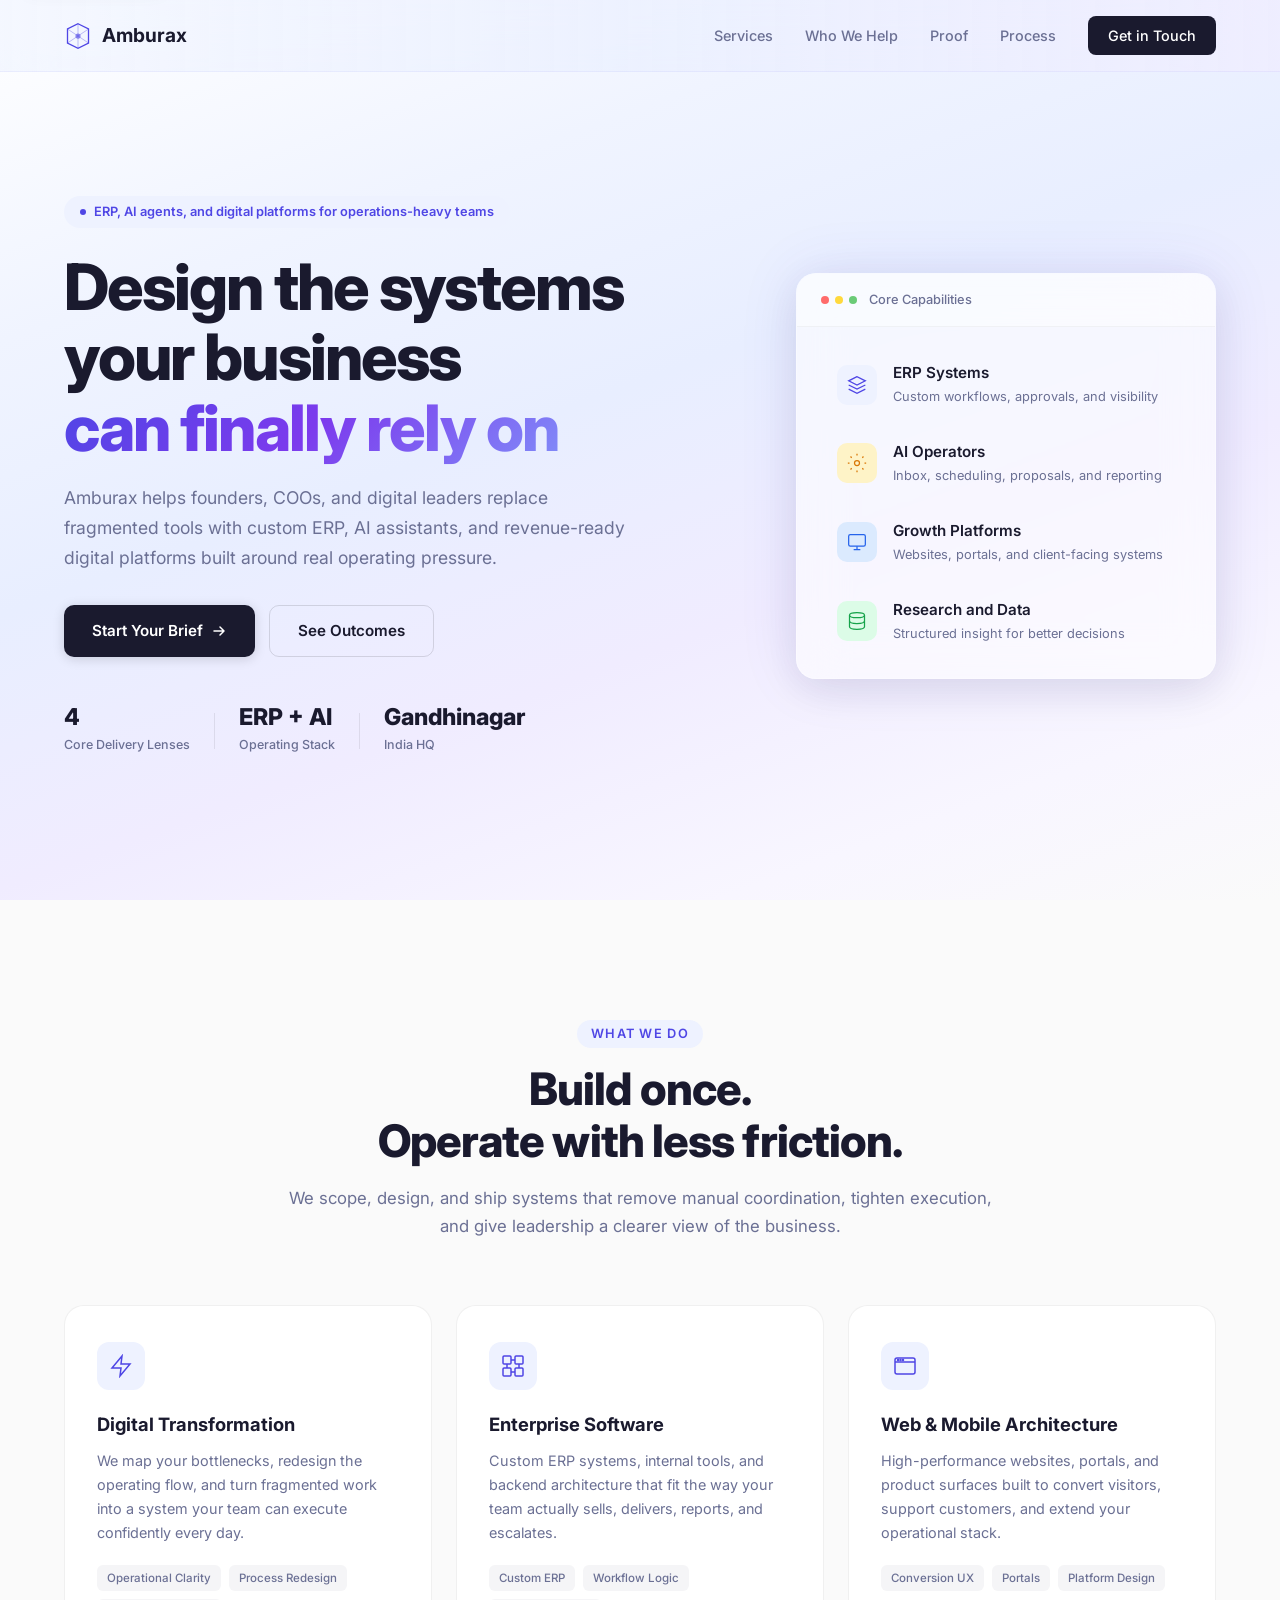
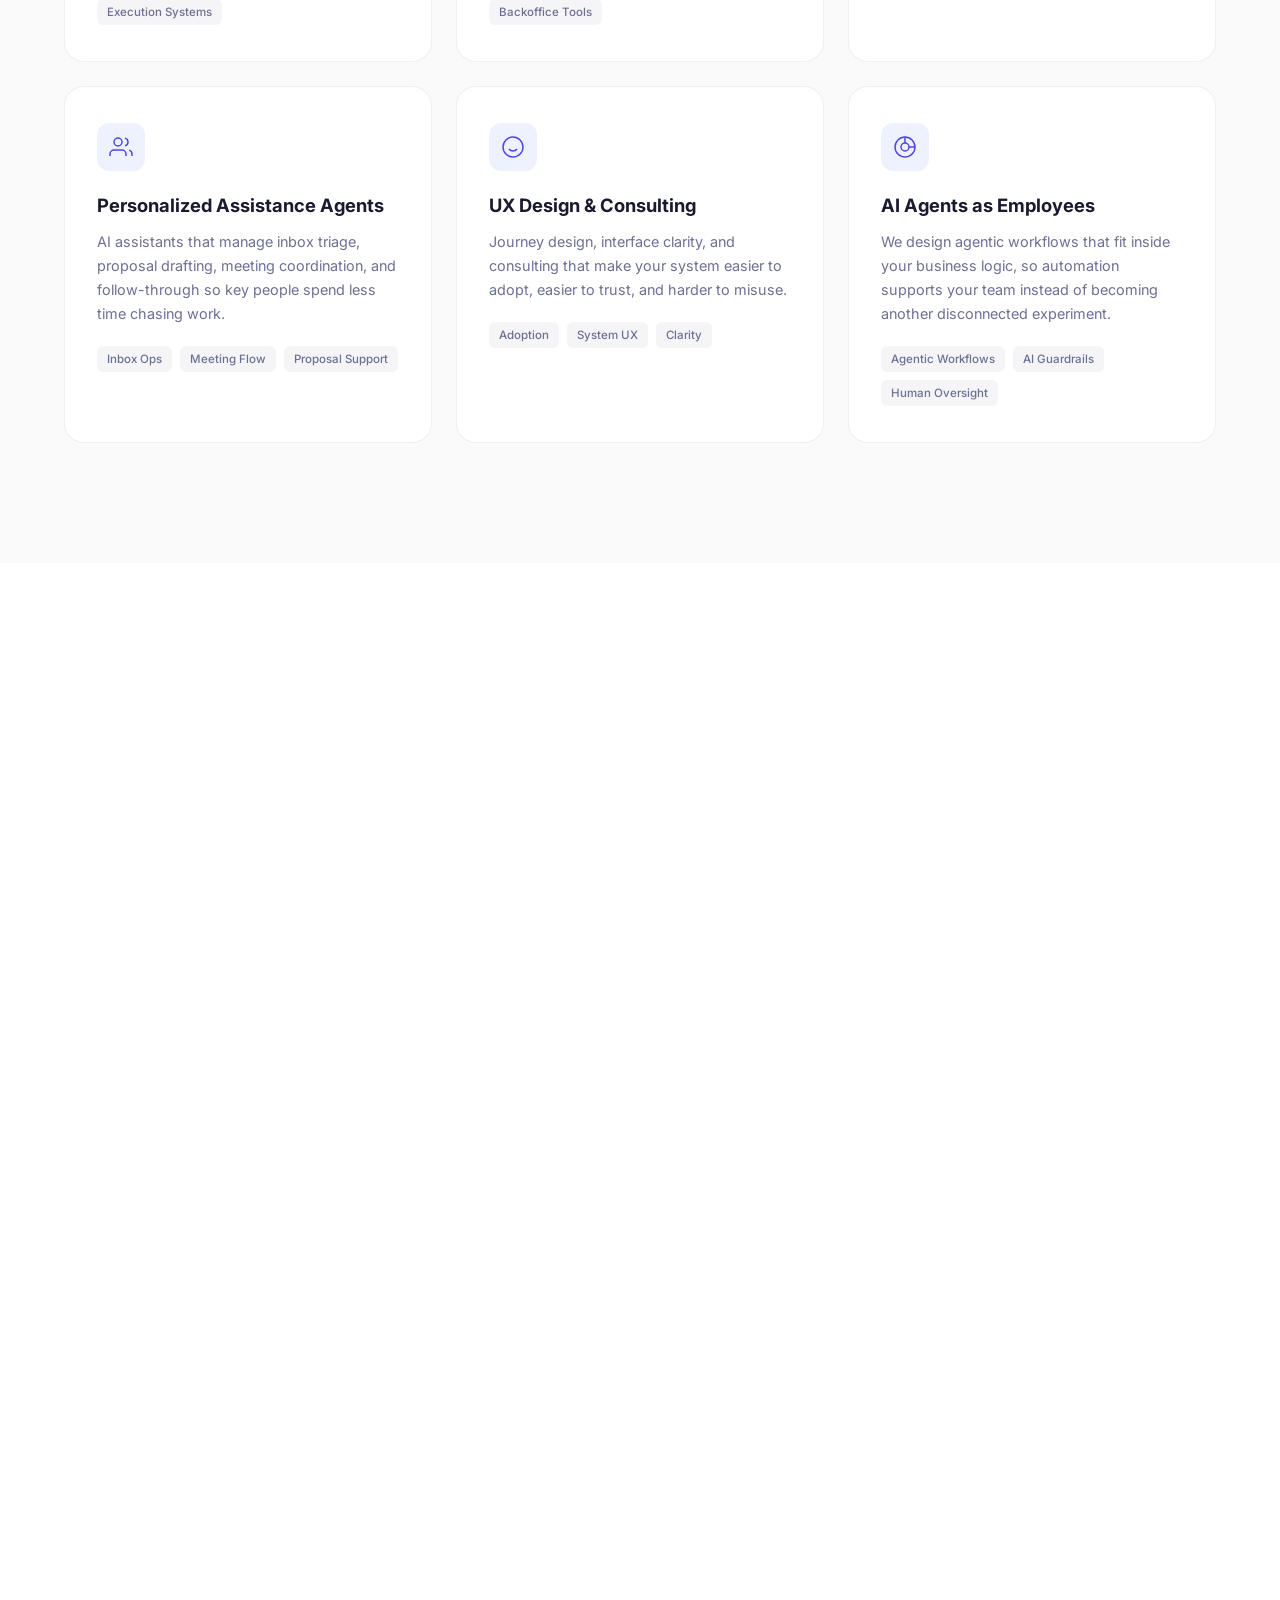
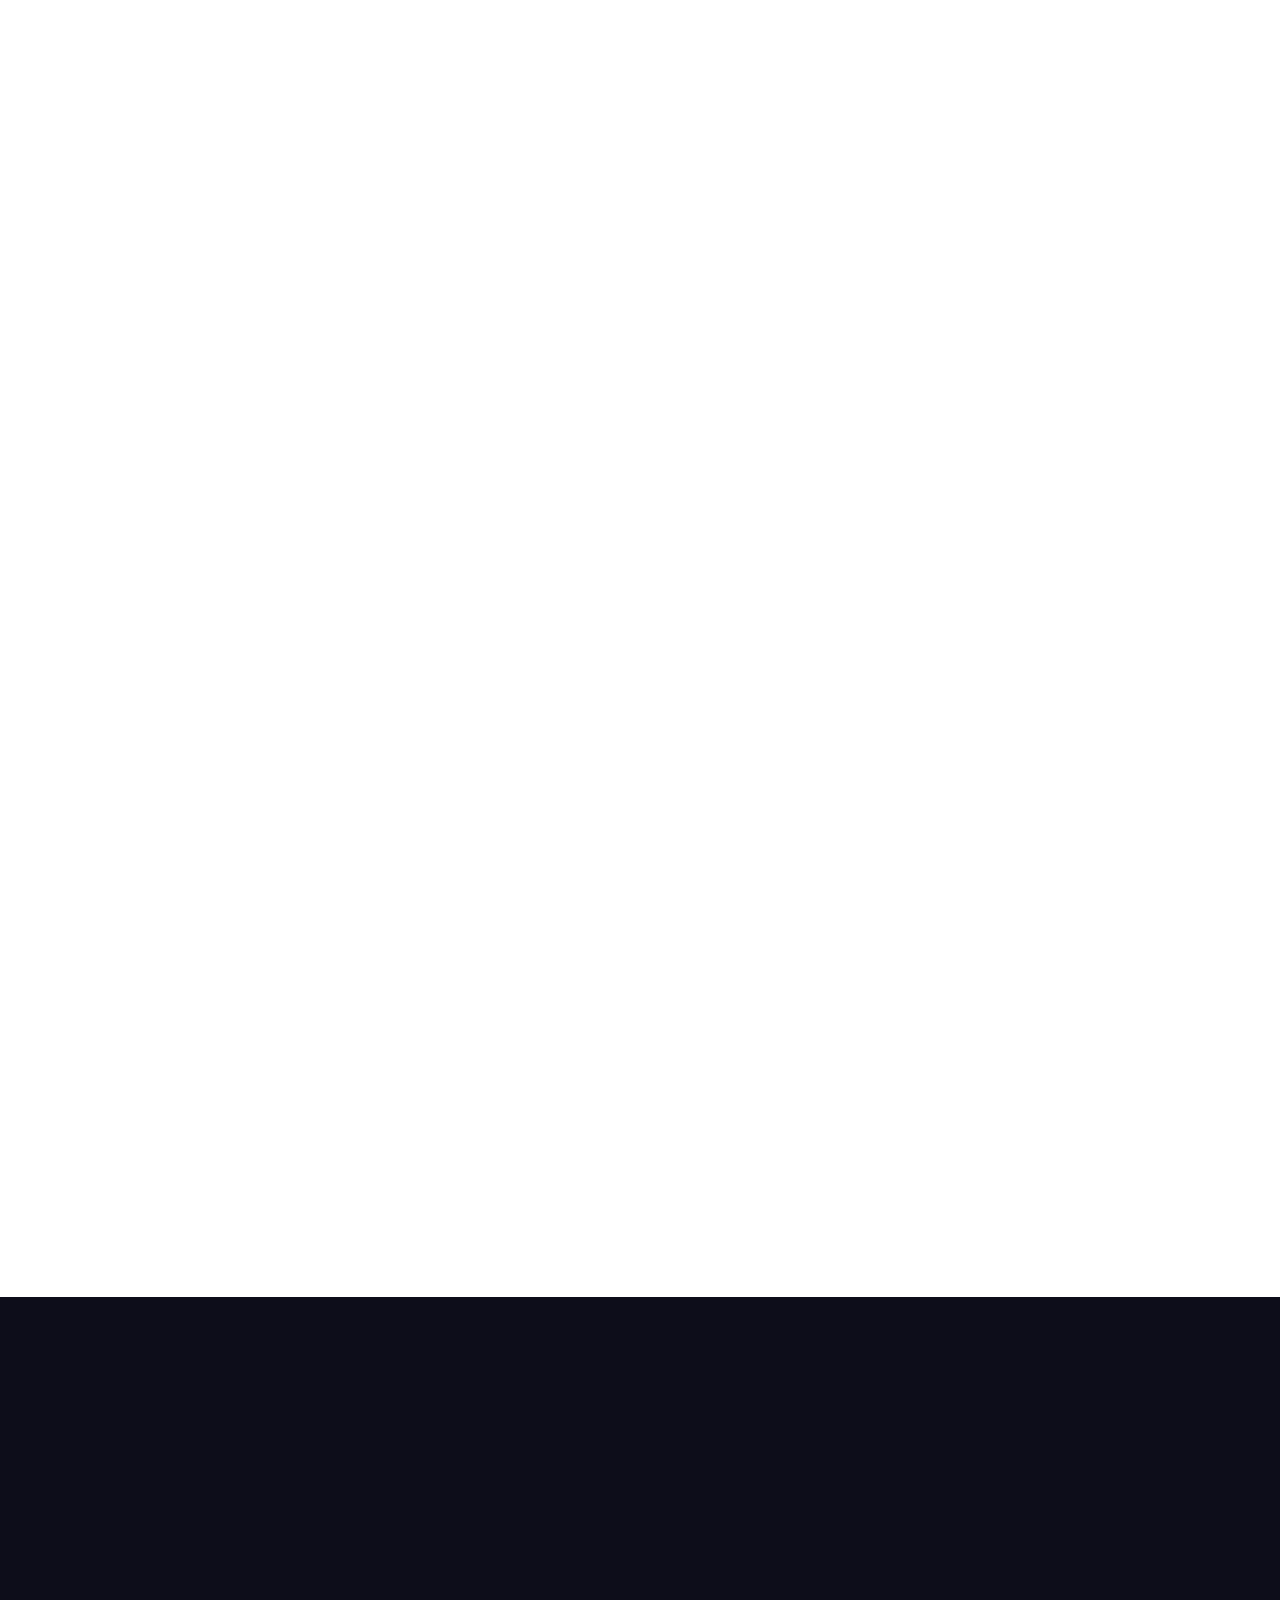
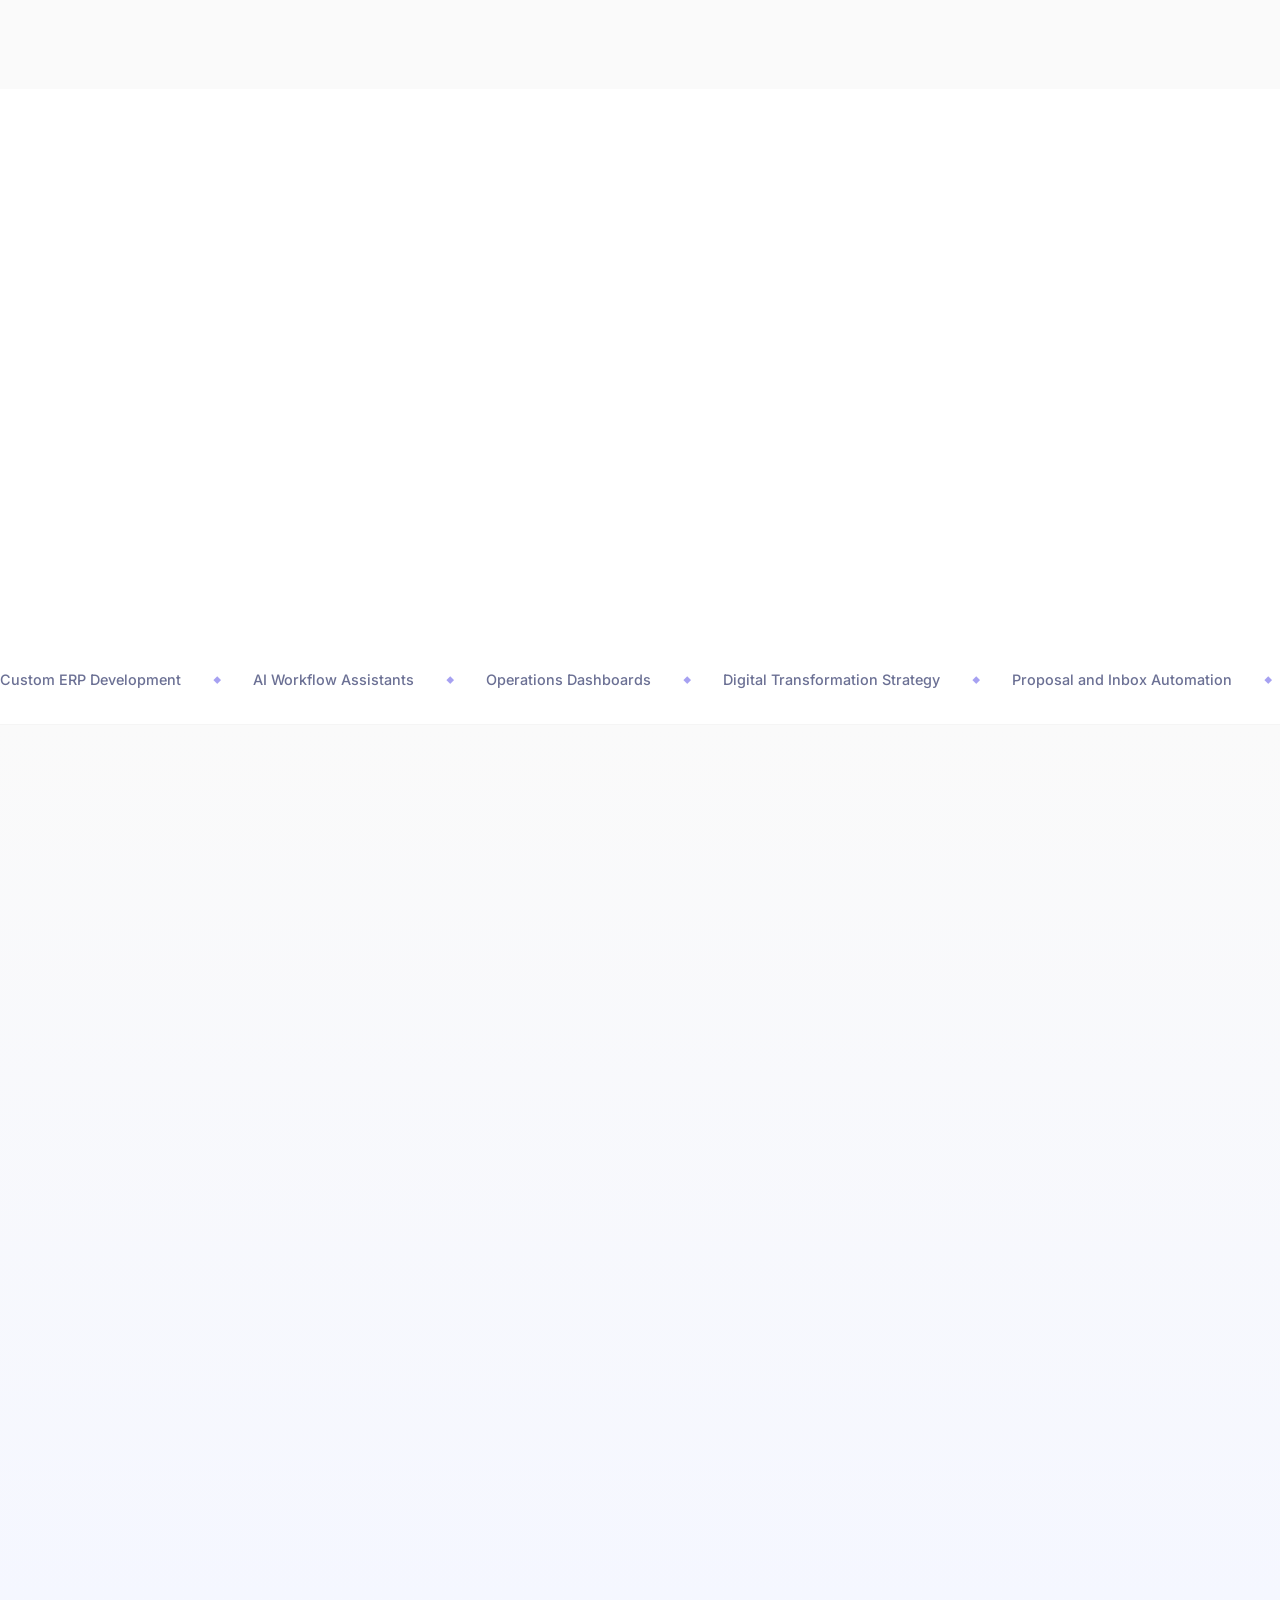
<file: index.html>
<!DOCTYPE html>
<html lang="en">
<head>
    <meta charset="UTF-8">
    <meta name="viewport" content="width=device-width, initial-scale=1.0">
    <meta name="description" content="Amburax builds custom ERP systems, AI assistants, and digital platforms for operations-heavy teams that need less friction, clearer visibility, and stronger growth systems.">
    <meta name="keywords" content="Amburax, custom ERP development, AI agents for business, digital transformation consulting, enterprise software development, web platform engineering, Gandhinagar software company">
    <meta name="author" content="Amburax">
    <meta name="robots" content="index, follow">
    <meta name="theme-color" content="#4f46e5">
    <meta name="application-name" content="Amburax">
    <meta name="geo.region" content="IN-GJ">
    <meta name="geo.placename" content="Gandhinagar, Gujarat, India">
    <link rel="canonical" href="https://www.amburax.com/">
    <meta property="og:type" content="website">
    <meta property="og:title" content="Amburax | Custom ERP, AI Agents, and Digital Platforms">
    <meta property="og:description" content="Amburax helps founders, COOs, and digital leaders replace fragmented operations with custom ERP, AI assistants, and conversion-ready digital platforms.">
    <meta property="og:url" content="https://www.amburax.com/">
    <meta property="og:site_name" content="Amburax">
    <meta property="og:image" content="https://www.amburax.com/og-image.svg">
    <meta property="og:image:width" content="1200">
    <meta property="og:image:height" content="630">
    <meta property="og:locale" content="en_IN">
    <meta name="twitter:card" content="summary_large_image">
    <meta name="twitter:title" content="Amburax | Custom ERP, AI Agents, and Digital Platforms">
    <meta name="twitter:description" content="Custom ERP, AI operators, and digital platforms designed to reduce operational friction and increase execution speed.">
    <meta name="twitter:image" content="https://www.amburax.com/og-image.svg">
    <title>Amburax | Custom ERP, AI Agents, and Digital Platforms</title>
    <script>document.documentElement.dataset.js = 'true';</script>
    <link rel="preconnect" href="https://fonts.googleapis.com">
    <link rel="preconnect" href="https://fonts.gstatic.com" crossorigin>
    <link href="https://fonts.googleapis.com/css2?family=Inter:wght@300;400;500;600;700;800&display=swap" rel="stylesheet">
    <link rel="icon" type="image/svg+xml" href="favicon.svg">
    <link rel="manifest" href="site.webmanifest">
    <link rel="stylesheet" href="css/base.css">
    <link rel="stylesheet" href="css/sections.css">
    <link rel="stylesheet" href="css/performance.css">
    <link rel="stylesheet" href="css/responsive.css">
    <script type="application/ld+json">
    {
      "@context": "https://schema.org",
      "@graph": [
        {
          "@type": "ProfessionalService",
          "@id": "https://www.amburax.com/#organization",
          "name": "Amburax",
          "url": "https://www.amburax.com/",
          "logo": "https://www.amburax.com/favicon.svg",
          "image": "https://www.amburax.com/og-image.svg",
          "description": "Amburax builds custom ERP systems, AI assistants, and digital platforms for operations-heavy teams.",
          "dateModified": "2026-09-05",
          "email": "hello@amburax.com",
          "address": {
            "@type": "PostalAddress",
            "addressLocality": "Gandhinagar",
            "addressRegion": "Gujarat",
            "addressCountry": "IN"
          },
          "areaServed": [
            "Gandhinagar",
            "Gujarat",
            "India"
          ],
          "sameAs": [
            "https://www.linkedin.com/company/amburax",
            "https://www.amburax.com"
          ],
          "knowsAbout": [
            "Custom ERP development",
            "AI automation",
            "Autonomous agents",
            "Digital transformation",
            "Web platform engineering",
            "Operations software"
          ]
        },
        {
          "@type": "FAQPage",
          "@id": "https://www.amburax.com/#faq",
          "mainEntity": [
            {
              "@type": "Question",
              "name": "What does Amburax build?",
              "acceptedAnswer": {
                "@type": "Answer",
                "text": "Amburax designs custom ERP systems, AI assistants, operational dashboards, websites, portals, and digital platforms for teams that need clearer execution and less manual coordination."
              }
            },
            {
              "@type": "Question",
              "name": "Who is Amburax best suited for?",
              "acceptedAnswer": {
                "@type": "Answer",
                "text": "Amburax is best suited for founders, COOs, operations leaders, and business teams that are outgrowing spreadsheets, disconnected tools, and manual handoffs."
              }
            },
            {
              "@type": "Question",
              "name": "Is Amburax based in India?",
              "acceptedAnswer": {
                "@type": "Answer",
                "text": "Yes. Amburax is headquartered in Gandhinagar, Gujarat, India."
              }
            },
            {
              "@type": "Question",
              "name": "How do new projects usually start?",
              "acceptedAnswer": {
                "@type": "Answer",
                "text": "Projects usually begin with a discovery conversation, a review of operational friction points, and a scoped recommendation covering architecture, delivery phases, and likely automation opportunities."
              }
            }
          ]
        }
      ]
    }
    </script>
</head>
<body>
    <a href="#main-content" class="skip-link">Skip to content</a>

    <nav class="navbar" id="navbar" aria-label="Primary">
        <div class="nav-container">
            <a href="#" class="nav-logo" id="nav-logo">
                <svg class="logo-icon" viewBox="0 0 32 32" fill="none" xmlns="http://www.w3.org/2000/svg">
                    <path d="M16 2L28 8V24L16 30L4 24V8L16 2Z" stroke="currentColor" stroke-width="1.5" fill="none"/>
                    <path d="M16 2L16 30" stroke="currentColor" stroke-width="1" opacity="0.4"/>
                    <path d="M4 8L28 24" stroke="currentColor" stroke-width="1" opacity="0.4"/>
                    <path d="M28 8L4 24" stroke="currentColor" stroke-width="1" opacity="0.4"/>
                    <circle cx="16" cy="16" r="3" fill="currentColor" opacity="0.6"/>
                </svg>
                <span>Amburax</span>
            </a>
            <div class="nav-links" id="nav-links">
                <a href="#services" class="nav-link">Services</a>
                <a href="#focus" class="nav-link">Who We Help</a>
                <a href="#proof" class="nav-link">Proof</a>
                <a href="#process" class="nav-link">Process</a>
                <a href="#contact" class="nav-link nav-link-cta" data-track="cta_click" data-track-location="nav" data-track-label="get_in_touch">Get in Touch</a>
            </div>
            <button class="nav-toggle" id="nav-toggle" aria-label="Toggle navigation" aria-controls="nav-links" aria-expanded="false">
                <span></span>
                <span></span>
                <span></span>
            </button>
        </div>
    </nav>

    <main id="main-content">
        <section class="hero" id="hero">
            <div class="hero-gradient-layer"></div>
            <canvas id="hero-canvas" class="hero-canvas" aria-hidden="true"></canvas>

            <div class="hero-content">
                <div class="hero-left">
                    <div class="hero-badge">
                        <span class="badge-dot"></span>
                        <span>ERP, AI agents, and digital platforms for operations-heavy teams</span>
                    </div>
                    <h1 class="hero-headline" id="hero-headline">
                        Design the systems your business<br>
                        <span class="headline-gradient">can finally rely on</span>
                    </h1>
                    <p class="hero-subtext">
                        Amburax helps founders, COOs, and digital leaders replace fragmented tools with custom ERP, AI assistants, and revenue-ready digital platforms built around real operating pressure.
                    </p>
                    <div class="hero-buttons">
                        <a href="#contact" class="btn btn-primary" id="btn-get-started" data-track="cta_click" data-track-location="hero" data-track-label="start_brief">
                            <span>Start Your Brief</span>
                            <svg width="16" height="16" viewBox="0 0 16 16" fill="none">
                                <path d="M3 8H13M13 8L9 4M13 8L9 12" stroke="currentColor" stroke-width="1.5" stroke-linecap="round" stroke-linejoin="round"/>
                            </svg>
                        </a>
                        <a href="#proof" class="btn btn-secondary" id="btn-solutions" data-track="cta_click" data-track-location="hero" data-track-label="see_outcomes">
                            <span>See Outcomes</span>
                        </a>
                    </div>
                    <div class="hero-metrics">
                        <div class="metric">
                            <span class="metric-value">4</span>
                            <span class="metric-label">Core Delivery Lenses</span>
                        </div>
                        <div class="metric-divider"></div>
                        <div class="metric">
                            <span class="metric-value">ERP + AI</span>
                            <span class="metric-label">Operating Stack</span>
                        </div>
                        <div class="metric-divider"></div>
                        <div class="metric">
                            <span class="metric-value">Gandhinagar</span>
                            <span class="metric-label">India HQ</span>
                        </div>
                    </div>
                </div>
                <div class="hero-right">
                    <div class="glass-card" id="glass-card">
                        <div class="glass-card-header">
                            <div class="glass-dots">
                                <span></span><span></span><span></span>
                            </div>
                            <span class="glass-card-title">Core Capabilities</span>
                        </div>
                        <div class="glass-card-body">
                            <div class="capability-item">
                                <div class="capability-icon">
                                    <svg viewBox="0 0 24 24" fill="none" stroke="currentColor" stroke-width="1.5">
                                        <path d="M12 2L2 7L12 12L22 7L12 2Z"/>
                                        <path d="M2 17L12 22L22 17"/>
                                        <path d="M2 12L12 17L22 12"/>
                                    </svg>
                                </div>
                                <div>
                                    <h4>ERP Systems</h4>
                                    <p>Custom workflows, approvals, and visibility</p>
                                </div>
                            </div>
                            <div class="capability-item">
                                <div class="capability-icon icon-ai">
                                    <svg viewBox="0 0 24 24" fill="none" stroke="currentColor" stroke-width="1.5">
                                        <circle cx="12" cy="12" r="3"/>
                                        <path d="M12 1V3M12 21V23M4.22 4.22L5.64 5.64M18.36 18.36L19.78 19.78M1 12H3M21 12H23M4.22 19.78L5.64 18.36M18.36 5.64L19.78 4.22"/>
                                    </svg>
                                </div>
                                <div>
                                    <h4>AI Operators</h4>
                                    <p>Inbox, scheduling, proposals, and reporting</p>
                                </div>
                            </div>
                            <div class="capability-item">
                                <div class="capability-icon icon-platform">
                                    <svg viewBox="0 0 24 24" fill="none" stroke="currentColor" stroke-width="1.5">
                                        <rect x="2" y="3" width="20" height="14" rx="2"/>
                                        <path d="M8 21H16M12 17V21"/>
                                    </svg>
                                </div>
                                <div>
                                    <h4>Growth Platforms</h4>
                                    <p>Websites, portals, and client-facing systems</p>
                                </div>
                            </div>
                            <div class="capability-item">
                                <div class="capability-icon icon-data">
                                    <svg viewBox="0 0 24 24" fill="none" stroke="currentColor" stroke-width="1.5">
                                        <ellipse cx="12" cy="5" rx="9" ry="3"/>
                                        <path d="M21 12C21 13.66 17 15 12 15C7 15 3 13.66 3 12"/>
                                        <path d="M3 5V19C3 20.66 7 22 12 22C17 22 21 20.66 21 19V5"/>
                                    </svg>
                                </div>
                                <div>
                                    <h4>Research and Data</h4>
                                    <p>Structured insight for better decisions</p>
                                </div>
                            </div>
                        </div>
                    </div>
                </div>
            </div>
        </section>

        <section class="section services-section" id="services">
            <div class="container">
                <div class="section-header" data-reveal>
                    <span class="section-label">What We Do</span>
                    <h2 class="section-title">Build once.<br>Operate with less friction.</h2>
                    <p class="section-subtitle">We scope, design, and ship systems that remove manual coordination, tighten execution, and give leadership a clearer view of the business.</p>
                </div>
                <div class="services-grid" id="services-grid">
                    <div class="service-card" id="service-transform" data-reveal data-contained data-service-card>
                        <div class="service-card-glow"></div>
                        <div class="service-icon">
                            <svg viewBox="0 0 24 24" fill="none" stroke="currentColor" stroke-width="1.5">
                                <path d="M13 2L3 14H12L11 22L21 10H12L13 2Z"/>
                            </svg>
                        </div>
                        <h3>Digital Transformation</h3>
                        <p>We map your bottlenecks, redesign the operating flow, and turn fragmented work into a system your team can execute confidently every day.</p>
                        <div class="service-tags">
                            <span>Operational Clarity</span>
                            <span>Process Redesign</span>
                            <span>Execution Systems</span>
                        </div>
                    </div>
                    <div class="service-card" id="service-erp" data-reveal data-contained data-service-card>
                        <div class="service-card-glow"></div>
                        <div class="service-icon">
                            <svg viewBox="0 0 24 24" fill="none" stroke="currentColor" stroke-width="1.5">
                                <rect x="2" y="2" width="8" height="8" rx="1"/>
                                <rect x="14" y="2" width="8" height="8" rx="1"/>
                                <rect x="2" y="14" width="8" height="8" rx="1"/>
                                <rect x="14" y="14" width="8" height="8" rx="1"/>
                                <path d="M10 6H14M6 10V14M18 10V14M10 18H14"/>
                            </svg>
                        </div>
                        <h3>Enterprise Software</h3>
                        <p>Custom ERP systems, internal tools, and backend architecture that fit the way your team actually sells, delivers, reports, and escalates.</p>
                        <div class="service-tags">
                            <span>Custom ERP</span>
                            <span>Workflow Logic</span>
                            <span>Backoffice Tools</span>
                        </div>
                    </div>
                    <div class="service-card" id="service-web" data-reveal data-contained data-service-card>
                        <div class="service-card-glow"></div>
                        <div class="service-icon">
                            <svg viewBox="0 0 24 24" fill="none" stroke="currentColor" stroke-width="1.5">
                                <path d="M4 4H20C21.1 4 22 4.9 22 6V18C22 19.1 21.1 20 20 20H4C2.9 20 2 19.1 2 18V6C2 4.9 2.9 4 4 4Z"/>
                                <path d="M2 8H22"/>
                                <circle cx="5" cy="6" r="0.5" fill="currentColor"/>
                                <circle cx="7.5" cy="6" r="0.5" fill="currentColor"/>
                                <circle cx="10" cy="6" r="0.5" fill="currentColor"/>
                            </svg>
                        </div>
                        <h3>Web & Mobile Architecture</h3>
                        <p>High-performance websites, portals, and product surfaces built to convert visitors, support customers, and extend your operational stack.</p>
                        <div class="service-tags">
                            <span>Conversion UX</span>
                            <span>Portals</span>
                            <span>Platform Design</span>
                        </div>
                    </div>
                    <div class="service-card" id="service-agents" data-reveal data-contained data-service-card>
                        <div class="service-card-glow"></div>
                        <div class="service-icon">
                            <svg viewBox="0 0 24 24" fill="none" stroke="currentColor" stroke-width="1.5">
                                <path d="M17 21V19A4 4 0 0 0 13 15H5A4 4 0 0 0 1 19V21"/>
                                <circle cx="9" cy="7" r="4"/>
                                <path d="M23 21V19A4 4 0 0 0 20 15.13"/>
                                <path d="M16 3.13A4 4 0 0 1 16 10.87"/>
                            </svg>
                        </div>
                        <h3>Personalized Assistance Agents</h3>
                        <p>AI assistants that manage inbox triage, proposal drafting, meeting coordination, and follow-through so key people spend less time chasing work.</p>
                        <div class="service-tags">
                            <span>Inbox Ops</span>
                            <span>Meeting Flow</span>
                            <span>Proposal Support</span>
                        </div>
                    </div>
                    <div class="service-card" id="service-ux" data-reveal data-contained data-service-card>
                        <div class="service-card-glow"></div>
                        <div class="service-icon">
                            <svg viewBox="0 0 24 24" fill="none" stroke="currentColor" stroke-width="1.5">
                                <circle cx="12" cy="12" r="10"/>
                                <path d="M8 14S9.5 16 12 16S16 14 16 14"/>
                                <line x1="9" y1="9" x2="9.01" y2="9"/>
                                <line x1="15" y1="9" x2="15.01" y2="9"/>
                            </svg>
                        </div>
                        <h3>UX Design & Consulting</h3>
                        <p>Journey design, interface clarity, and consulting that make your system easier to adopt, easier to trust, and harder to misuse.</p>
                        <div class="service-tags">
                            <span>Adoption</span>
                            <span>System UX</span>
                            <span>Clarity</span>
                        </div>
                    </div>
                    <div class="service-card" id="service-ai" data-reveal data-contained data-service-card>
                        <div class="service-card-glow"></div>
                        <div class="service-icon">
                            <svg viewBox="0 0 24 24" fill="none" stroke="currentColor" stroke-width="1.5">
                                <path d="M12 2A10 10 0 1 0 22 12"/>
                                <path d="M12 2A10 10 0 0 1 22 12"/>
                                <circle cx="12" cy="12" r="4"/>
                                <path d="M12 8V2M16 12H22"/>
                            </svg>
                        </div>
                        <h3>AI Agents as Employees</h3>
                        <p>We design agentic workflows that fit inside your business logic, so automation supports your team instead of becoming another disconnected experiment.</p>
                        <div class="service-tags">
                            <span>Agentic Workflows</span>
                            <span>AI Guardrails</span>
                            <span>Human Oversight</span>
                        </div>
                    </div>
                </div>
            </div>
        </section>

        <section class="section focus-section" id="focus" data-defer-section>
            <div class="container">
                <div class="section-header" data-reveal>
                    <span class="section-label">Who We Help</span>
                    <h2 class="section-title">Built for teams where operations are slowing growth</h2>
                    <p class="section-subtitle">If work is trapped in spreadsheets, inboxes, approvals, or scattered tools, Amburax is designed for the moment when a business needs a stronger operating system.</p>
                </div>
                <div class="focus-grid">
                    <article class="focus-card" data-reveal data-contained>
                        <span class="focus-eyebrow">Leadership</span>
                        <h3>Founders and CEOs</h3>
                        <p>You need better visibility, stronger execution, and less dependence on heroic manual effort.</p>
                        <ul class="focus-list">
                            <li>Replace ad hoc reporting with dependable dashboards</li>
                            <li>Create systems that scale with new hires and new demand</li>
                            <li>Reduce operational drag on decision-making</li>
                        </ul>
                    </article>
                    <article class="focus-card" data-reveal data-contained>
                        <span class="focus-eyebrow">Operations</span>
                        <h3>COOs and delivery leaders</h3>
                        <p>You need workflows that are easier to run, easier to monitor, and easier to hand off across teams.</p>
                        <ul class="focus-list">
                            <li>Standardize approvals, escalations, and internal handoffs</li>
                            <li>Automate repetitive admin without losing control</li>
                            <li>Surface the blockers that are costing execution speed</li>
                        </ul>
                    </article>
                    <article class="focus-card" data-reveal data-contained>
                        <span class="focus-eyebrow">Growth</span>
                        <h3>Teams outgrowing manual systems</h3>
                        <p>When more volume starts exposing process cracks, Amburax helps turn patchwork tools into one coordinated setup.</p>
                        <ul class="focus-list">
                            <li>Connect web presence, operations, and reporting</li>
                            <li>Reduce duplicate data entry and status chasing</li>
                            <li>Build the next version without starting from chaos</li>
                        </ul>
                    </article>
                </div>
            </div>
        </section>

        <section class="section divisions-section" id="divisions" data-defer-section>
            <div class="container">
                <div class="section-header" data-reveal>
                    <span class="section-label">Where We Fit</span>
                    <h2 class="section-title">Where Amburax creates the most leverage</h2>
                    <p class="section-subtitle">Our work is most useful when a business needs systems that connect commercial growth, delivery discipline, and operational visibility.</p>
                </div>
                <div class="divisions-grid">
                    <div class="division-card" id="div-enterprise" data-reveal>
                        <div class="division-number">01</div>
                        <h3>Operations-heavy businesses</h3>
                        <p>Custom ERP, dashboards, and internal systems for teams that need to stop running core work through spreadsheets and chat threads.</p>
                        <div class="division-line"></div>
                    </div>
                    <div class="division-card" id="div-media" data-reveal>
                        <div class="division-number">02</div>
                        <h3>Media and content infrastructure</h3>
                        <p>Platforms and pipelines for content-driven businesses that need stronger publishing flow, audience reach, and backend reliability.</p>
                        <div class="division-line"></div>
                    </div>
                    <div class="division-card" id="div-publishing" data-reveal>
                        <div class="division-number">03</div>
                        <h3>Learning and knowledge products</h3>
                        <p>Structured digital products, portals, and learning systems for organizations turning expertise into scalable delivery.</p>
                        <div class="division-line"></div>
                    </div>
                    <div class="division-card" id="div-research" data-reveal>
                        <div class="division-number">04</div>
                        <h3>Research and data-led initiatives</h3>
                        <p>Data organization, field insight systems, and research workflows that turn fragmented information into operational intelligence.</p>
                        <div class="division-line"></div>
                    </div>
                </div>
            </div>
        </section>

        <section class="section process-section" id="process" data-defer-section>
            <div class="container">
                <div class="section-header" data-reveal>
                    <span class="section-label">How It Works</span>
                    <h2 class="section-title">From friction map<br>to working system</h2>
                </div>
                <div class="process-steps">
                    <div class="process-step" id="step-1" data-reveal>
                        <div class="step-number">01</div>
                        <div class="step-content">
                            <h3>Discovery and operating diagnosis</h3>
                            <p>We review where work is stalling, what teams are compensating for manually, and which systems should be replaced, integrated, or automated first.</p>
                        </div>
                        <div class="step-connector"></div>
                    </div>
                    <div class="process-step" id="step-2" data-reveal>
                        <div class="step-number">02</div>
                        <div class="step-content">
                            <h3>System design and delivery</h3>
                            <p>We turn the roadmap into working software, workflows, interfaces, and automation with close attention to reporting, control, and team adoption.</p>
                        </div>
                        <div class="step-connector"></div>
                    </div>
                    <div class="process-step" id="step-3" data-reveal>
                        <div class="step-number">03</div>
                        <div class="step-content">
                            <h3>Rollout, refinement, and scale</h3>
                            <p>Once live, we tighten the system around real use, remove edge-case friction, and help the business operate with more confidence and less supervision.</p>
                        </div>
                    </div>
                </div>
            </div>
        </section>

        <section class="section statement-section" id="about" data-defer-section>
            <div class="container">
                <div class="statement-content" data-reveal>
                    <p class="statement-text" id="statement-text">
                        We are not here to add more software your team has to babysit. We are here to design
                        <span class="statement-highlight">clear, adoptable operating systems</span>
                        that reduce coordination drag, improve visibility, and create
                        <span class="statement-highlight">more room for leadership to lead.</span>
                    </p>
                    <div class="statement-attribution">
                        <div class="statement-line"></div>
                        <span>The Amburax Philosophy</span>
                    </div>
                </div>
            </div>
        </section>

        <section class="marquee-section">
            <div class="marquee-track">
                <div class="marquee-content" id="marquee-content" data-marquee-track>
                    <span>Custom ERP Development</span>
                    <span class="marquee-dot">◆</span>
                    <span>AI Workflow Assistants</span>
                    <span class="marquee-dot">◆</span>
                    <span>Operations Dashboards</span>
                    <span class="marquee-dot">◆</span>
                    <span>Digital Transformation Strategy</span>
                    <span class="marquee-dot">◆</span>
                    <span>Proposal and Inbox Automation</span>
                    <span class="marquee-dot">◆</span>
                    <span>Portals and Web Platforms</span>
                    <span class="marquee-dot">◆</span>
                    <span>System UX and Adoption</span>
                    <span class="marquee-dot">◆</span>
                    <span>Research and Data Workflows</span>
                    <span class="marquee-dot">◆</span>
                </div>
            </div>
        </section>

        <section class="section proof-section" id="proof" data-defer-section>
            <div class="container">
                <div class="section-header" data-reveal>
                    <span class="section-label">Proof</span>
                    <h2 class="section-title">Outcomes leaders actually care about</h2>
                    <p class="section-subtitle">These proof points are drawn from the results and testimonial claims already represented on the site, then reframed into the language buyers and AI systems can parse quickly.</p>
                </div>
                <div class="proof-grid">
                    <article class="proof-card" data-reveal data-contained>
                        <span class="proof-metric">80%</span>
                        <h3>Morning workload moved off the founder path</h3>
                        <p>Inbox triage and proposal support shifted away from leadership attention, giving operations teams back the first hours of the day.</p>
                        <span class="proof-note">Referenced by the Operations Director testimonial</span>
                    </article>
                    <article class="proof-card" data-reveal data-contained>
                        <span class="proof-metric">6 hrs to 0</span>
                        <h3>Daily reporting replaced by autonomous visibility</h3>
                        <p>Operational reporting was transformed from a recurring manual burden into a system that surfaces what matters automatically.</p>
                        <span class="proof-note">Referenced by the manufacturing CEO testimonial</span>
                    </article>
                    <article class="proof-card" data-reveal data-contained>
                        <span class="proof-metric">3x</span>
                        <h3>Lead quality improved through a stronger digital front door</h3>
                        <p>Web presence stopped being a passive brochure and started supporting real business growth with clearer positioning and better conversion structure.</p>
                        <span class="proof-note">Referenced by the B2B services founder testimonial</span>
                    </article>
                </div>
            </div>
        </section>

        <section class="section showcase-section" id="showcase" data-defer-section>
            <div class="container">
                <div class="section-header" data-reveal>
                    <span class="section-label">See It In Action</span>
                    <h2 class="section-title">Real impact,<br>real operating leverage</h2>
                    <p class="section-subtitle">Representative system views showing how Amburax turns operations, reporting, and commercial growth into one coordinated engine.</p>
                </div>
                <div class="showcase-grid">
                    <div class="showcase-card showcase-card-large" id="showcase-agents" data-reveal data-contained>
                        <div class="showcase-visual">
                            <div class="showcase-mockup mockup-agent">
                                <div class="mockup-bar"><span></span><span></span><span></span></div>
                                <div class="mockup-agent-flow">
                                    <div class="agent-node agent-center">
                                        <span class="agent-pulse"></span>
                                        AI Agent
                                    </div>
                                    <div class="agent-lines">
                                        <div class="agent-task active-task" data-step="1"><span class="task-icon">Mail</span><span class="task-text">Inbox Triage</span><span class="task-status">Done</span></div>
                                        <div class="agent-task" data-step="2"><span class="task-icon">Draft</span><span class="task-text">Proposal Prep</span><span class="task-status processing">On</span></div>
                                        <div class="agent-task" data-step="3"><span class="task-icon">Meet</span><span class="task-text">Meeting Flow</span><span class="task-status"></span></div>
                                        <div class="agent-task" data-step="4"><span class="task-icon">Rpt</span><span class="task-text">Report Updates</span><span class="task-status"></span></div>
                                    </div>
                                    <div class="agent-log">
                                        <div class="log-line">3 inbox threads triaged and 1 escalated for review</div>
                                        <div class="log-line">Drafting a partnership proposal from current pipeline notes</div>
                                    </div>
                                </div>
                            </div>
                        </div>
                        <div class="showcase-info">
                            <span class="showcase-tag">Autonomous AI Agents</span>
                            <h3>Your operational support layer</h3>
                            <p>AI agents that handle triage, drafting, scheduling, and reporting so leadership time is spent on decisions, not coordination loops.</p>
                        </div>
                    </div>
                    <div class="showcase-card" id="showcase-erp" data-reveal data-contained>
                        <div class="showcase-visual">
                            <div class="showcase-mockup mockup-erp">
                                <div class="mockup-bar"><span></span><span></span><span></span></div>
                                <div class="mockup-erp-ui">
                                    <div class="erp-sidebar">
                                        <div class="erp-nav-item active"></div>
                                        <div class="erp-nav-item"></div>
                                        <div class="erp-nav-item"></div>
                                        <div class="erp-nav-item"></div>
                                    </div>
                                    <div class="erp-main">
                                        <div class="erp-chart">
                                            <div class="erp-bar" style="--bar-h:40%"></div>
                                            <div class="erp-bar" style="--bar-h:65%"></div>
                                            <div class="erp-bar" style="--bar-h:85%"></div>
                                            <div class="erp-bar" style="--bar-h:55%"></div>
                                            <div class="erp-bar" style="--bar-h:95%"></div>
                                            <div class="erp-bar" style="--bar-h:72%"></div>
                                        </div>
                                        <div class="erp-live-stats">
                                            <div class="erp-stat"><span class="stat-num">2,847</span><span class="stat-lbl">Orders</span></div>
                                            <div class="erp-stat"><span class="stat-num up">Up 23%</span><span class="stat-lbl">Growth</span></div>
                                            <div class="erp-stat"><span class="stat-num">0</span><span class="stat-lbl">Bottlenecks</span></div>
                                        </div>
                                    </div>
                                </div>
                            </div>
                        </div>
                        <div class="showcase-info">
                            <span class="showcase-tag">Enterprise Systems</span>
                            <h3>ERP built around your workflow</h3>
                            <p>Internal systems that make approvals, reporting, and execution easier to run without forcing teams into generic software behavior.</p>
                        </div>
                    </div>
                    <div class="showcase-card" id="showcase-web" data-reveal data-contained>
                        <div class="showcase-visual">
                            <div class="showcase-mockup mockup-web">
                                <div class="mockup-bar"><span></span><span></span><span></span></div>
                                <div class="mockup-web-ui">
                                    <div class="web-nav-mock"></div>
                                    <div class="web-hero-mock">
                                        <div class="web-visitors">
                                            <svg class="visitor-wave" viewBox="0 0 200 40"><path class="wave-path" d="M0 35 Q30 30 50 25 T100 15 T150 10 T200 5" stroke="#4f46e5" stroke-width="2" fill="none"/></svg>
                                            <span class="visitor-count">12.4K visitors</span>
                                        </div>
                                    </div>
                                    <div class="web-cards-mock"><span></span><span></span><span></span></div>
                                    <div class="web-revenue">
                                        <div class="revenue-badge">Revenue <span class="revenue-up">Up 340%</span></div>
                                        <svg viewBox="0 0 120 30" class="revenue-line"><path class="revenue-path" d="M0 28 Q15 25 30 20 T60 12 T90 6 T120 2" stroke="#16a34a" stroke-width="2" fill="none"/></svg>
                                    </div>
                                </div>
                            </div>
                        </div>
                        <div class="showcase-info">
                            <span class="showcase-tag">Web Presence</span>
                            <h3>Digital presence tied to business outcomes</h3>
                            <p>Web experiences designed to strengthen positioning, reduce buyer confusion, and convert attention into qualified opportunities.</p>
                        </div>
                    </div>
                </div>
                <div class="testimonials" id="testimonials">
                    <div class="testimonial-track">
                        <div class="testimonial-card" data-reveal data-contained>
                            <div class="testimonial-stars">★★★★★</div>
                            <p>"Amburax did not just build software. They gave us back our time. The AI agent now handles most of what used to consume our entire morning."</p>
                            <div class="testimonial-author">
                                <div class="author-avatar">RK</div>
                                <div><strong>Rajesh K.</strong><span>Operations Director</span></div>
                            </div>
                        </div>
                        <div class="testimonial-card" data-reveal data-contained>
                            <div class="testimonial-stars">★★★★★</div>
                            <p>"The ERP system they built now handles the reporting layer on its own. What used to take six hours a day disappeared from the schedule."</p>
                            <div class="testimonial-author">
                                <div class="author-avatar">SP</div>
                                <div><strong>Sneha P.</strong><span>CEO, Manufacturing</span></div>
                            </div>
                        </div>
                        <div class="testimonial-card" data-reveal data-contained>
                            <div class="testimonial-stars">★★★★★</div>
                            <p>"Our web presence stopped being invisible. The platform Amburax delivered now brings in far better qualified opportunities than our previous setup."</p>
                            <div class="testimonial-author">
                                <div class="author-avatar">AM</div>
                                <div><strong>Anil M.</strong><span>Founder, B2B Services</span></div>
                            </div>
                        </div>
                    </div>
                </div>
            </div>
        </section>

        <section class="section faq-section" id="faq" data-defer-section>
            <div class="container">
                <div class="section-header" data-reveal>
                    <span class="section-label">FAQ</span>
                    <h2 class="section-title">Questions buyers, search engines, and AI systems all need answered</h2>
                    <p class="section-subtitle">These answers are intentionally plain-language to improve both human clarity and GEO readiness for AI-assisted discovery.</p>
                </div>
                <div class="faq-grid">
                    <article class="faq-card" data-reveal data-contained>
                        <h3>What does Amburax build?</h3>
                        <p>Amburax builds custom ERP systems, AI assistants, websites, portals, dashboards, and internal workflow software for businesses that need stronger operating structure.</p>
                    </article>
                    <article class="faq-card" data-reveal data-contained>
                        <h3>Who should work with Amburax?</h3>
                        <p>Amburax is best for founders, CEOs, COOs, and digital leaders whose teams are outgrowing spreadsheets, manual approvals, disconnected tools, or unclear reporting.</p>
                    </article>
                    <article class="faq-card" data-reveal data-contained>
                        <h3>Does Amburax only do AI?</h3>
                        <p>No. AI is one part of the delivery stack. Amburax also handles process design, custom ERP, product engineering, websites, portals, and system UX.</p>
                    </article>
                    <article class="faq-card" data-reveal data-contained>
                        <h3>Where is Amburax based?</h3>
                        <p>Amburax is headquartered in Gandhinagar, Gujarat, India, with a service profile centered on digital transformation, operations software, and AI-enabled execution systems.</p>
                    </article>
                    <article class="faq-card" data-reveal data-contained>
                        <h3>How do projects usually start?</h3>
                        <p>Projects normally start with a discovery conversation, a review of workflow friction, and a scoped recommendation for the system, automation, or platform that should come first.</p>
                    </article>
                    <article class="faq-card" data-reveal data-contained>
                        <h3>Why does this FAQ help GEO?</h3>
                        <p>Clear, direct answers make it easier for search engines and AI systems to understand what Amburax does, who it serves, and where it is positioned in the market.</p>
                    </article>
                </div>
            </div>
        </section>

        <section class="section cta-section" id="contact" data-defer-section>
            <div class="container">
                <div class="cta-card" data-reveal>
                    <div class="cta-glow cta-glow-1"></div>
                    <div class="cta-glow cta-glow-2"></div>
                    <div class="cta-glow cta-glow-3"></div>
                    <div class="cta-content cta-layout">
                        <div class="cta-copy">
                            <span class="section-label cta-label">Start Here</span>
                            <h2>Bring us the bottleneck.</h2>
                            <p>Tell us where operations are breaking down, what teams are compensating for manually, or which system needs to be rebuilt. We will help you frame the right next move.</p>
                            <ul class="cta-points">
                                <li>Custom ERP and internal operations software</li>
                                <li>AI assistants for admin-heavy workflows</li>
                                <li>Web platforms, portals, and conversion systems</li>
                            </ul>
                            <div class="cta-contact-meta">
                                <span>Email: hello@amburax.com</span>
                                <span>HQ: Gandhinagar, Gujarat, India</span>
                            </div>
                        </div>
                        <div class="contact-form-card" data-reveal data-contained>
                            <form class="contact-form" id="contact-form" novalidate>
                                <input type="hidden" id="contact-page" name="page" value="">
                                <input type="hidden" id="contact-started-at" name="startedAt" value="">
                                <div class="form-trap" aria-hidden="true">
                                    <label for="contact-website">Website</label>
                                    <input type="text" id="contact-website" name="website" tabindex="-1" autocomplete="off">
                                </div>
                                <label class="form-field">
                                    <span>Name</span>
                                    <input type="text" id="contact-name" name="name" placeholder="Your name" required>
                                </label>
                                <label class="form-field">
                                    <span>Work email</span>
                                    <input type="email" id="contact-email" name="email" placeholder="you@company.com" required>
                                </label>
                                <label class="form-field">
                                    <span>Company</span>
                                    <input type="text" id="contact-company" name="company" placeholder="Company or team name">
                                </label>
                                <label class="form-field">
                                    <span>Primary project area</span>
                                    <select id="contact-service" name="service">
                                        <option value="">Select a focus area</option>
                                        <option value="Custom ERP">Custom ERP</option>
                                        <option value="AI operators">AI operators</option>
                                        <option value="Digital platform">Digital platform</option>
                                        <option value="UX and process consulting">UX and process consulting</option>
                                    </select>
                                </label>
                                <label class="form-field">
                                    <span>What needs to change?</span>
                                    <textarea id="contact-brief" name="brief" rows="5" placeholder="Describe the workflow, bottleneck, or system you want to improve." required></textarea>
                                </label>
                                <label class="consent-field" for="contact-consent">
                                    <input type="checkbox" id="contact-consent" name="consent" required>
                                    <span>I agree that Amburax may use this information to respond to my inquiry. Review the <a href="/privacy">privacy policy</a> and <a href="/terms">terms</a>.</span>
                                </label>
                                <div class="cta-buttons">
                                    <button type="submit" class="btn btn-primary btn-large" id="btn-cta-start" data-track="cta_click" data-track-location="contact" data-track-label="submit_brief">
                                        <span>Draft Email Brief</span>
                                        <svg width="16" height="16" viewBox="0 0 16 16" fill="none">
                                            <path d="M3 8H13M13 8L9 4M13 8L9 12" stroke="currentColor" stroke-width="1.5" stroke-linecap="round" stroke-linejoin="round"/>
                                        </svg>
                                    </button>
                                    <a href="https://www.linkedin.com/company/amburax" target="_blank" rel="noopener" class="btn btn-secondary btn-large" id="btn-cta-linkedin" data-track="social_click" data-track-location="contact" data-track-label="linkedin">
                                        <span>Follow on LinkedIn</span>
                                    </a>
                                </div>
                                <p class="form-note" id="form-note" role="status" aria-live="polite">If a secure endpoint is configured for production, your message sends directly. Otherwise, the form opens a drafted email for review before sending.</p>
                                <p class="cta-legal-note">Your inquiry is used only to respond about this request. See our <a href="/privacy">privacy policy</a> for details.</p>
                            </form>
                        </div>
                    </div>
                </div>
            </div>
        </section>
    </main>

    <footer class="footer" id="footer" data-defer-section>
        <div class="container">
            <div class="footer-grid">
                <div class="footer-brand">
                    <a href="#" class="footer-logo">
                        <svg class="logo-icon" viewBox="0 0 32 32" fill="none" xmlns="http://www.w3.org/2000/svg">
                            <path d="M16 2L28 8V24L16 30L4 24V8L16 2Z" stroke="currentColor" stroke-width="1.5" fill="none"/>
                            <path d="M16 2L16 30" stroke="currentColor" stroke-width="1" opacity="0.4"/>
                            <path d="M4 8L28 24" stroke="currentColor" stroke-width="1" opacity="0.4"/>
                            <path d="M28 8L4 24" stroke="currentColor" stroke-width="1" opacity="0.4"/>
                            <circle cx="16" cy="16" r="3" fill="currentColor" opacity="0.6"/>
                        </svg>
                        <span>Amburax</span>
                    </a>
                    <p class="footer-tagline">Custom ERP, AI agents, and digital platforms for teams that need cleaner operations and stronger execution.</p>
                    <p class="footer-location">Headquarters - Gandhinagar, Gujarat, India</p>
                </div>
                <div class="footer-col">
                    <h4>Services</h4>
                    <ul>
                        <li><a href="#services">Custom ERP Systems</a></li>
                        <li><a href="#services">AI Workflow Assistants</a></li>
                        <li><a href="#services">Web Platforms and Portals</a></li>
                        <li><a href="#services">Digital Transformation</a></li>
                    </ul>
                </div>
                <div class="footer-col">
                    <h4>Explore</h4>
                    <ul>
                        <li><a href="#focus">Who We Help</a></li>
                        <li><a href="#proof">Outcomes</a></li>
                        <li><a href="#showcase">System Views</a></li>
                        <li><a href="#faq">FAQ</a></li>
                    </ul>
                </div>
                <div class="footer-col">
                    <h4>Connect</h4>
                    <ul>
                        <li><a href="https://www.linkedin.com/company/amburax" target="_blank" rel="noopener" data-track="social_click" data-track-location="footer" data-track-label="linkedin">LinkedIn</a></li>
                        <li><a href="https://www.amburax.com" target="_blank" rel="noopener">Website</a></li>
                        <li><a href="mailto:hello@amburax.com" data-track="contact_click" data-track-location="footer" data-track-label="email">Email Us</a></li>
                        <li><a href="/privacy">Privacy Policy</a></li>
                        <li><a href="/terms">Terms of Service</a></li>
                        <li><a href="llms.txt" target="_blank" rel="noopener">LLMs Profile</a></li>
                    </ul>
                </div>
            </div>
            <div class="footer-bottom">
                <p>&copy; 2026 Amburax. All rights reserved.</p>
                <p class="footer-motto">The Axis of Engineering Excellence.</p>
            </div>
        </div>
    </footer>

    <script type="module" src="script.js"></script>
</body>
</html>
</file>
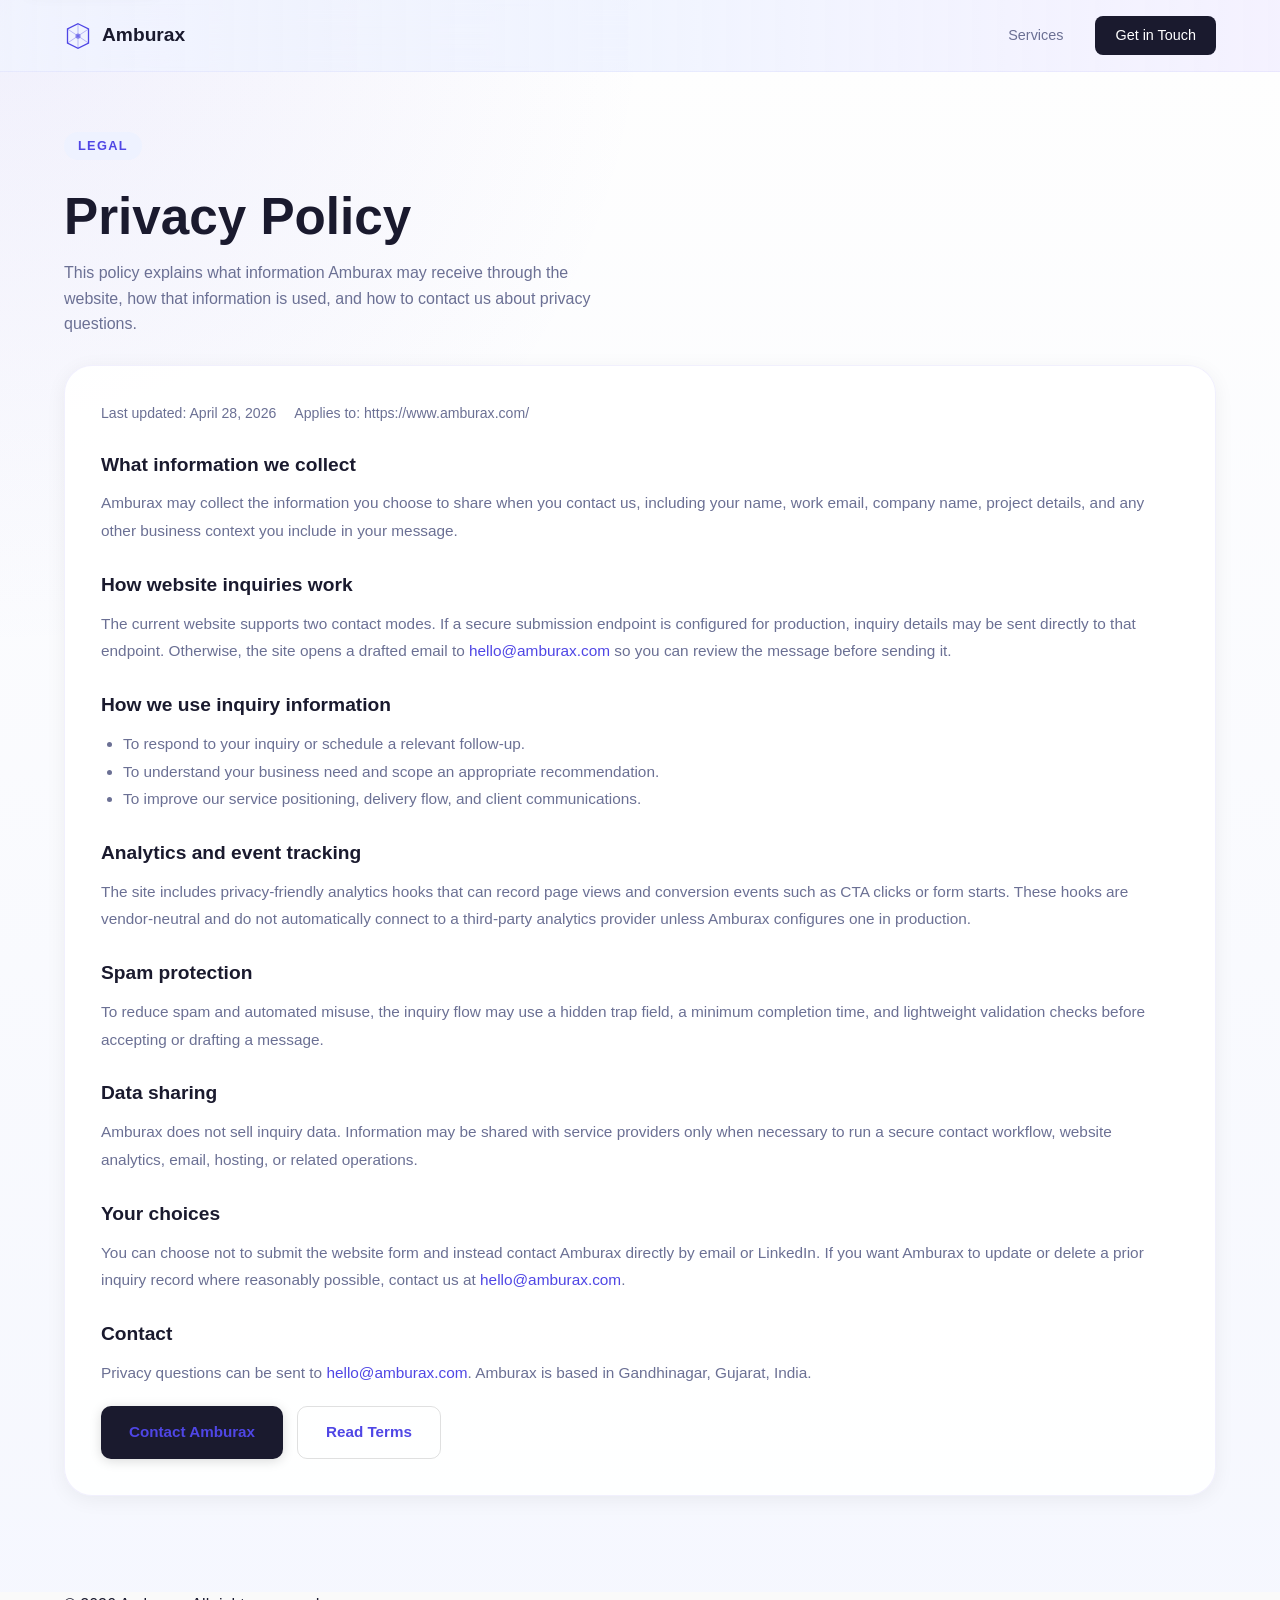
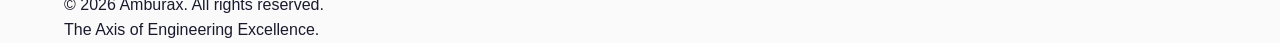
<file: privacy.html>
<!DOCTYPE html>
<html lang="en">
<head>
    <meta charset="UTF-8">
    <meta name="viewport" content="width=device-width, initial-scale=1.0">
    <meta name="description" content="Privacy policy for Amburax, including how contact inquiries, analytics hooks, and business communications are handled.">
    <meta name="robots" content="index, follow">
    <meta name="theme-color" content="#4f46e5">
    <link rel="canonical" href="https://www.amburax.com/privacy">
    <meta property="og:type" content="website">
    <meta property="og:title" content="Amburax Privacy Policy">
    <meta property="og:description" content="Learn how Amburax handles inquiry details, analytics events, and communication data.">
    <meta property="og:url" content="https://www.amburax.com/privacy">
    <meta property="og:site_name" content="Amburax">
    <meta property="og:image" content="https://www.amburax.com/og-image.svg">
    <meta name="twitter:card" content="summary_large_image">
    <meta name="twitter:title" content="Amburax Privacy Policy">
    <meta name="twitter:description" content="Learn how Amburax handles inquiry details, analytics events, and communication data.">
    <meta name="twitter:image" content="https://www.amburax.com/og-image.svg">
    <title>Amburax Privacy Policy</title>
    <script>document.documentElement.dataset.js = 'true';</script>
    <link rel="icon" type="image/svg+xml" href="favicon.svg">
    <link rel="manifest" href="site.webmanifest">
    <link rel="stylesheet" href="css/base.css">
    <link rel="stylesheet" href="css/responsive.css">
    <link rel="stylesheet" href="css/legal.css">
</head>
<body>
    <a href="#main-content" class="skip-link">Skip to content</a>

    <nav class="navbar" id="navbar" aria-label="Primary">
        <div class="nav-container">
            <a href="/" class="nav-logo" data-track="navigation_click" data-track-location="privacy" data-track-label="home_logo">
                <svg class="logo-icon" viewBox="0 0 32 32" fill="none" xmlns="http://www.w3.org/2000/svg">
                    <path d="M16 2L28 8V24L16 30L4 24V8L16 2Z" stroke="currentColor" stroke-width="1.5" fill="none"/>
                    <path d="M16 2L16 30" stroke="currentColor" stroke-width="1" opacity="0.4"/>
                    <path d="M4 8L28 24" stroke="currentColor" stroke-width="1" opacity="0.4"/>
                    <path d="M28 8L4 24" stroke="currentColor" stroke-width="1" opacity="0.4"/>
                    <circle cx="16" cy="16" r="3" fill="currentColor" opacity="0.6"/>
                </svg>
                <span>Amburax</span>
            </a>
            <div class="nav-links" id="nav-links">
                <a href="/#services" class="nav-link">Services</a>
                <a href="/#contact" class="nav-link nav-link-cta" data-track="cta_click" data-track-location="privacy" data-track-label="contact_link">Get in Touch</a>
            </div>
            <button class="nav-toggle" id="nav-toggle" aria-label="Toggle navigation" aria-controls="nav-links" aria-expanded="false">
                <span></span>
                <span></span>
                <span></span>
            </button>
        </div>
    </nav>

    <main class="legal-main" id="main-content">
        <div class="container legal-shell">
            <header class="legal-hero">
                <span class="section-label">Legal</span>
                <h1>Privacy Policy</h1>
                <p>This policy explains what information Amburax may receive through the website, how that information is used, and how to contact us about privacy questions.</p>
            </header>

            <article class="legal-card">
                <div class="legal-meta">
                    <span>Last updated: April 28, 2026</span>
                    <span>Applies to: https://www.amburax.com/</span>
                </div>

                <div class="legal-prose">
                    <section>
                        <h2>What information we collect</h2>
                        <p>Amburax may collect the information you choose to share when you contact us, including your name, work email, company name, project details, and any other business context you include in your message.</p>
                    </section>

                    <section>
                        <h2>How website inquiries work</h2>
                        <p>The current website supports two contact modes. If a secure submission endpoint is configured for production, inquiry details may be sent directly to that endpoint. Otherwise, the site opens a drafted email to <a href="mailto:hello@amburax.com">hello@amburax.com</a> so you can review the message before sending it.</p>
                    </section>

                    <section>
                        <h2>How we use inquiry information</h2>
                        <ul>
                            <li>To respond to your inquiry or schedule a relevant follow-up.</li>
                            <li>To understand your business need and scope an appropriate recommendation.</li>
                            <li>To improve our service positioning, delivery flow, and client communications.</li>
                        </ul>
                    </section>

                    <section>
                        <h2>Analytics and event tracking</h2>
                        <p>The site includes privacy-friendly analytics hooks that can record page views and conversion events such as CTA clicks or form starts. These hooks are vendor-neutral and do not automatically connect to a third-party analytics provider unless Amburax configures one in production.</p>
                    </section>

                    <section>
                        <h2>Spam protection</h2>
                        <p>To reduce spam and automated misuse, the inquiry flow may use a hidden trap field, a minimum completion time, and lightweight validation checks before accepting or drafting a message.</p>
                    </section>

                    <section>
                        <h2>Data sharing</h2>
                        <p>Amburax does not sell inquiry data. Information may be shared with service providers only when necessary to run a secure contact workflow, website analytics, email, hosting, or related operations.</p>
                    </section>

                    <section>
                        <h2>Your choices</h2>
                        <p>You can choose not to submit the website form and instead contact Amburax directly by email or LinkedIn. If you want Amburax to update or delete a prior inquiry record where reasonably possible, contact us at <a href="mailto:hello@amburax.com">hello@amburax.com</a>.</p>
                    </section>

                    <section>
                        <h2>Contact</h2>
                        <p>Privacy questions can be sent to <a href="mailto:hello@amburax.com">hello@amburax.com</a>. Amburax is based in Gandhinagar, Gujarat, India.</p>
                        <div class="legal-links">
                            <a class="btn btn-primary" href="/#contact">Contact Amburax</a>
                            <a class="btn btn-secondary" href="/terms">Read Terms</a>
                        </div>
                    </section>
                </div>
            </article>
        </div>
    </main>

    <footer class="footer" id="footer">
        <div class="container">
            <div class="footer-bottom">
                <p>&copy; 2026 Amburax. All rights reserved.</p>
                <p class="footer-motto">The Axis of Engineering Excellence.</p>
            </div>
        </div>
    </footer>

    <script type="module" src="script.js"></script>
</body>
</html>
</file>
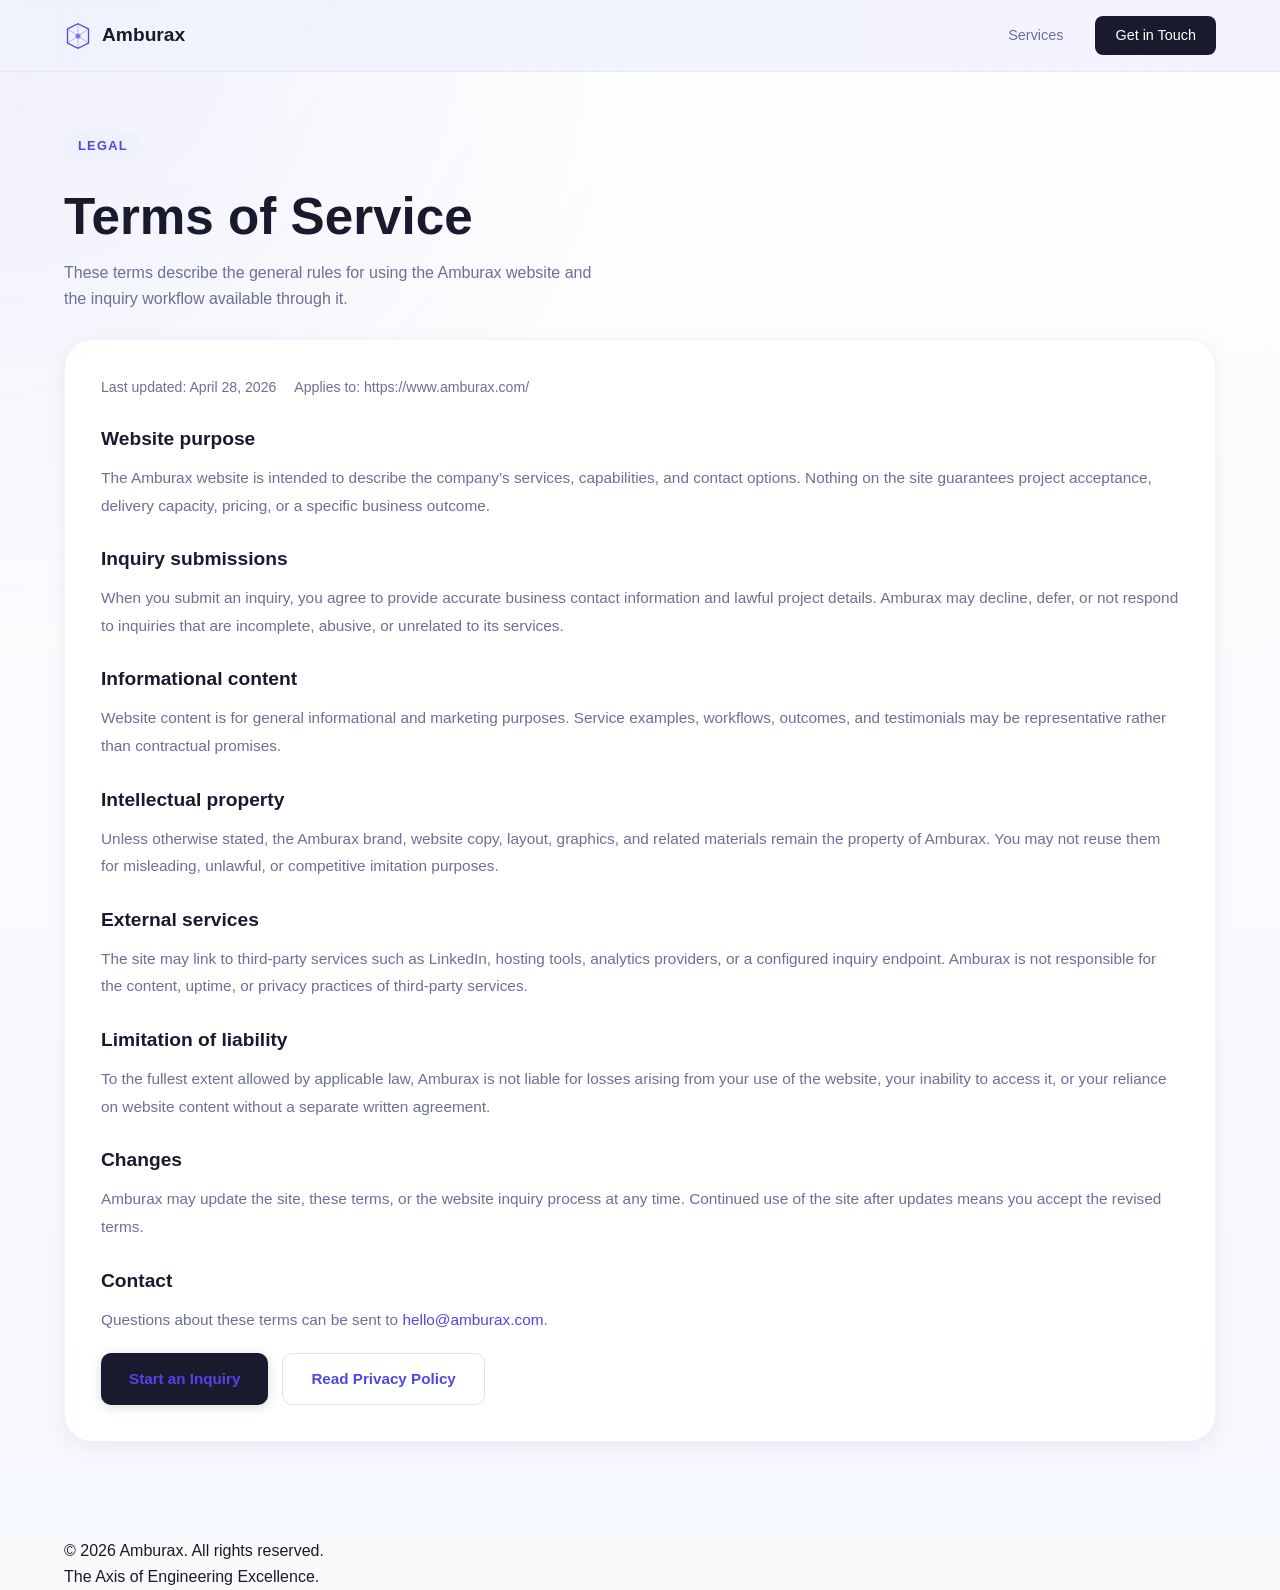
<file: terms.html>
<!DOCTYPE html>
<html lang="en">
<head>
    <meta charset="UTF-8">
    <meta name="viewport" content="width=device-width, initial-scale=1.0">
    <meta name="description" content="Terms of service for the Amburax website and inquiry flow.">
    <meta name="robots" content="index, follow">
    <meta name="theme-color" content="#4f46e5">
    <link rel="canonical" href="https://www.amburax.com/terms">
    <meta property="og:type" content="website">
    <meta property="og:title" content="Amburax Terms of Service">
    <meta property="og:description" content="Terms governing use of the Amburax website and inquiry workflow.">
    <meta property="og:url" content="https://www.amburax.com/terms">
    <meta property="og:site_name" content="Amburax">
    <meta property="og:image" content="https://www.amburax.com/og-image.svg">
    <meta name="twitter:card" content="summary_large_image">
    <meta name="twitter:title" content="Amburax Terms of Service">
    <meta name="twitter:description" content="Terms governing use of the Amburax website and inquiry workflow.">
    <meta name="twitter:image" content="https://www.amburax.com/og-image.svg">
    <title>Amburax Terms of Service</title>
    <script>document.documentElement.dataset.js = 'true';</script>
    <link rel="icon" type="image/svg+xml" href="favicon.svg">
    <link rel="manifest" href="site.webmanifest">
    <link rel="stylesheet" href="css/base.css">
    <link rel="stylesheet" href="css/responsive.css">
    <link rel="stylesheet" href="css/legal.css">
</head>
<body>
    <a href="#main-content" class="skip-link">Skip to content</a>

    <nav class="navbar" id="navbar" aria-label="Primary">
        <div class="nav-container">
            <a href="/" class="nav-logo" data-track="navigation_click" data-track-location="terms" data-track-label="home_logo">
                <svg class="logo-icon" viewBox="0 0 32 32" fill="none" xmlns="http://www.w3.org/2000/svg">
                    <path d="M16 2L28 8V24L16 30L4 24V8L16 2Z" stroke="currentColor" stroke-width="1.5" fill="none"/>
                    <path d="M16 2L16 30" stroke="currentColor" stroke-width="1" opacity="0.4"/>
                    <path d="M4 8L28 24" stroke="currentColor" stroke-width="1" opacity="0.4"/>
                    <path d="M28 8L4 24" stroke="currentColor" stroke-width="1" opacity="0.4"/>
                    <circle cx="16" cy="16" r="3" fill="currentColor" opacity="0.6"/>
                </svg>
                <span>Amburax</span>
            </a>
            <div class="nav-links" id="nav-links">
                <a href="/#services" class="nav-link">Services</a>
                <a href="/#contact" class="nav-link nav-link-cta" data-track="cta_click" data-track-location="terms" data-track-label="contact_link">Get in Touch</a>
            </div>
            <button class="nav-toggle" id="nav-toggle" aria-label="Toggle navigation" aria-controls="nav-links" aria-expanded="false">
                <span></span>
                <span></span>
                <span></span>
            </button>
        </div>
    </nav>

    <main class="legal-main" id="main-content">
        <div class="container legal-shell">
            <header class="legal-hero">
                <span class="section-label">Legal</span>
                <h1>Terms of Service</h1>
                <p>These terms describe the general rules for using the Amburax website and the inquiry workflow available through it.</p>
            </header>

            <article class="legal-card">
                <div class="legal-meta">
                    <span>Last updated: April 28, 2026</span>
                    <span>Applies to: https://www.amburax.com/</span>
                </div>

                <div class="legal-prose">
                    <section>
                        <h2>Website purpose</h2>
                        <p>The Amburax website is intended to describe the company’s services, capabilities, and contact options. Nothing on the site guarantees project acceptance, delivery capacity, pricing, or a specific business outcome.</p>
                    </section>

                    <section>
                        <h2>Inquiry submissions</h2>
                        <p>When you submit an inquiry, you agree to provide accurate business contact information and lawful project details. Amburax may decline, defer, or not respond to inquiries that are incomplete, abusive, or unrelated to its services.</p>
                    </section>

                    <section>
                        <h2>Informational content</h2>
                        <p>Website content is for general informational and marketing purposes. Service examples, workflows, outcomes, and testimonials may be representative rather than contractual promises.</p>
                    </section>

                    <section>
                        <h2>Intellectual property</h2>
                        <p>Unless otherwise stated, the Amburax brand, website copy, layout, graphics, and related materials remain the property of Amburax. You may not reuse them for misleading, unlawful, or competitive imitation purposes.</p>
                    </section>

                    <section>
                        <h2>External services</h2>
                        <p>The site may link to third-party services such as LinkedIn, hosting tools, analytics providers, or a configured inquiry endpoint. Amburax is not responsible for the content, uptime, or privacy practices of third-party services.</p>
                    </section>

                    <section>
                        <h2>Limitation of liability</h2>
                        <p>To the fullest extent allowed by applicable law, Amburax is not liable for losses arising from your use of the website, your inability to access it, or your reliance on website content without a separate written agreement.</p>
                    </section>

                    <section>
                        <h2>Changes</h2>
                        <p>Amburax may update the site, these terms, or the website inquiry process at any time. Continued use of the site after updates means you accept the revised terms.</p>
                    </section>

                    <section>
                        <h2>Contact</h2>
                        <p>Questions about these terms can be sent to <a href="mailto:hello@amburax.com">hello@amburax.com</a>.</p>
                        <div class="legal-links">
                            <a class="btn btn-primary" href="/#contact">Start an Inquiry</a>
                            <a class="btn btn-secondary" href="/privacy">Read Privacy Policy</a>
                        </div>
                    </section>
                </div>
            </article>
        </div>
    </main>

    <footer class="footer" id="footer">
        <div class="container">
            <div class="footer-bottom">
                <p>&copy; 2026 Amburax. All rights reserved.</p>
                <p class="footer-motto">The Axis of Engineering Excellence.</p>
            </div>
        </div>
    </footer>

    <script type="module" src="script.js"></script>
</body>
</html>
</file>
<file: css/base.css>
/* Base, tokens, layout, and shared components */

*,
*::before,
*::after { margin: 0; padding: 0; box-sizing: border-box; }

html { scroll-behavior: smooth; -webkit-font-smoothing: antialiased; }

body {
    font-family: 'Inter', -apple-system, BlinkMacSystemFont, sans-serif;
    background: #FAFAFA;
    color: #1a1a2e;
    line-height: 1.6;
    overflow-x: hidden;
}

main { display: block; }
a { text-decoration: none; color: inherit; }
ul { list-style: none; }
img { max-width: 100%; display: block; }
section[id], main[id], footer[id] { scroll-margin-top: calc(var(--nav-h) + 24px); }
.visually-hidden {
    position: absolute;
    width: 1px;
    height: 1px;
    padding: 0;
    margin: -1px;
    overflow: hidden;
    clip: rect(0, 0, 0, 0);
    white-space: nowrap;
    border: 0;
}

.skip-link {
    position: absolute; left: 24px; top: 16px; z-index: 1200;
    padding: 10px 14px; border-radius: 10px; background: #fff; color: var(--text);
    border: 1px solid rgba(79,70,229,0.18); box-shadow: var(--shadow-md);
    transform: translateY(-160%); transition: transform 0.2s var(--ease);
}

.skip-link:focus { transform: translateY(0); }

a:focus-visible,
button:focus-visible,
.btn:focus-visible,
.nav-link:focus-visible,
.nav-toggle:focus-visible,
.form-field input:focus-visible,
.form-field textarea:focus-visible,
.form-field select:focus-visible,
.consent-field input:focus-visible {
    outline: 3px solid rgba(79,70,229,0.3);
    outline-offset: 3px;
    border-radius: 10px;
}

:root {
    --bg: #FAFAFA;
    --bg-dark: #0d0d1a;
    --text: #1a1a2e;
    --text-muted: #6b7094;
    --accent: #4f46e5;
    --accent-light: #818cf8;
    --accent-subtle: #eef2ff;
    --glass-bg: rgba(255,255,255,0.55);
    --glass-border: rgba(255,255,255,0.3);
    --shadow-sm: 0 1px 3px rgba(0,0,0,0.04);
    --shadow-md: 0 4px 20px rgba(0,0,0,0.06);
    --shadow-lg: 0 12px 40px rgba(0,0,0,0.08);
    --shadow-glow: 0 0 60px rgba(79,70,229,0.1);
    --radius: 12px;
    --radius-lg: 20px;
    --radius-xl: 28px;
    --nav-h: 72px;
    --container: 1200px;
    --ease: cubic-bezier(0.4, 0, 0.2, 1);
}

.container {
    max-width: var(--container);
    margin: 0 auto;
    padding: 0 24px;
    width: 100%;
}

.navbar {
    position: fixed; top: 0; left: 0; right: 0; z-index: 1000; height: var(--nav-h);
    backdrop-filter: blur(24px); -webkit-backdrop-filter: blur(24px);
    background: linear-gradient(90deg, rgba(240,244,255,0.7) 0%, rgba(232,238,255,0.6) 50%, rgba(240,236,255,0.7) 100%);
    border-bottom: 1px solid rgba(79,70,229,0.06);
    transition: all 0.4s var(--ease);
}

.navbar.scrolled {
    background: rgba(248,250,255,0.92);
    box-shadow: 0 1px 12px rgba(79,70,229,0.06);
    border-bottom-color: rgba(79,70,229,0.08);
}

.nav-container {
    max-width: var(--container);
    margin: 0 auto;
    padding: 0 24px;
    display: flex;
    align-items: center;
    justify-content: space-between;
    height: 100%;
}

.nav-logo { display: flex; align-items: center; gap: 10px; font-weight: 700; font-size: 1.2rem; color: var(--text); }
.logo-icon { width: 28px; height: 28px; color: var(--accent); }
.nav-links { display: flex; align-items: center; gap: 32px; }
.nav-link { font-size: 0.9rem; font-weight: 500; color: var(--text-muted); transition: color 0.3s; position: relative; }
.nav-link:hover { color: var(--text); }

.nav-link::after {
    content: '';
    position: absolute;
    bottom: -4px;
    left: 0;
    width: 0;
    height: 1.5px;
    background: var(--accent);
    transition: width 0.3s var(--ease);
}

.nav-link:hover::after { width: 100%; }

.nav-link-cta {
    background: var(--text);
    color: #fff !important;
    padding: 8px 20px;
    border-radius: 8px;
    font-weight: 500;
    transition: all 0.3s var(--ease);
}

.nav-link-cta::after { display: none; }
.nav-link-cta:hover { background: var(--accent); transform: translateY(-1px); }

.nav-toggle { display: none; background: none; border: none; cursor: pointer; padding: 4px; }

.nav-toggle span {
    display: block; width: 22px; height: 2px; background: var(--text);
    margin: 5px 0; transition: all 0.3s; border-radius: 2px;
}

.nav-toggle.active span:nth-child(1) { transform: translateY(7px) rotate(45deg); }
.nav-toggle.active span:nth-child(2) { opacity: 0; }
.nav-toggle.active span:nth-child(3) { transform: translateY(-7px) rotate(-45deg); }

.hero {
    position: relative;
    min-height: 100vh;
    display: flex;
    align-items: center;
    padding: calc(var(--nav-h) + 40px) 0 60px;
    overflow: visible;
}

.hero-gradient-layer {
    position: absolute; inset: 0; z-index: 0;
    background: linear-gradient(160deg, #ffffff 0%, #f0f4ff 25%, #e8eeff 45%, #f0ecff 65%, #f8f6ff 85%, #fafafa 100%);
}

.hero-canvas {
    position: absolute; top: 0; left: -5%; width: 110%; height: calc(100% + 200px);
    z-index: 1; pointer-events: none;
    -webkit-mask-image: radial-gradient(ellipse 80% 70% at 50% 40%, black 40%, transparent 100%);
    mask-image: radial-gradient(ellipse 80% 70% at 50% 40%, black 40%, transparent 100%);
}

.hero-content {
    position: relative; z-index: 2; max-width: var(--container); margin: 0 auto;
    padding: 0 24px; display: grid; grid-template-columns: 1fr 420px;
    gap: 60px; align-items: center; width: 100%;
}

.hero-badge {
    display: inline-flex; align-items: center; gap: 8px; padding: 6px 16px;
    background: var(--accent-subtle); border-radius: 100px; font-size: 0.8rem;
    font-weight: 600; color: var(--accent); margin-bottom: 24px;
    opacity: 0; transform: translateY(20px); animation: fadeInUp 0.8s var(--ease) 0.2s forwards;
}

.badge-dot {
    width: 6px; height: 6px; background: var(--accent); border-radius: 50%;
    animation: pulse-dot 2s infinite;
}

@keyframes pulse-dot {
    0%, 100% { opacity: 1; transform: scale(1); }
    50% { opacity: 0.5; transform: scale(1.5); }
}

.hero-headline {
    font-size: clamp(2.5rem, 5vw, 4rem);
    font-weight: 800;
    line-height: 1.1;
    letter-spacing: -0.03em;
    color: var(--text);
    margin-bottom: 20px;
    opacity: 0;
    transform: translateY(30px);
    animation: fadeInUp 0.8s var(--ease) 0.4s forwards;
}

.headline-gradient {
    background: linear-gradient(135deg, var(--accent) 0%, #7c3aed 50%, var(--accent-light) 100%);
    -webkit-background-clip: text;
    -webkit-text-fill-color: transparent;
    background-clip: text;
}

.hero-subtext {
    font-size: 1.1rem; color: var(--text-muted); max-width: 580px;
    line-height: 1.7; margin-bottom: 32px;
    opacity: 0; transform: translateY(30px); animation: fadeInUp 0.8s var(--ease) 0.6s forwards;
}

.hero-buttons {
    display: flex; gap: 14px; flex-wrap: wrap; margin-bottom: 48px;
    opacity: 0; transform: translateY(30px); animation: fadeInUp 0.8s var(--ease) 0.8s forwards;
}

.btn {
    display: inline-flex; align-items: center; gap: 8px; padding: 13px 28px;
    border-radius: 10px; font-size: 0.95rem; font-weight: 600; cursor: pointer;
    transition: all 0.35s var(--ease); border: none; font-family: inherit;
}

.btn-primary { background: var(--text); color: #fff; box-shadow: 0 2px 12px rgba(0,0,0,0.15); }
.btn-primary:hover { background: var(--accent); transform: translateY(-2px); box-shadow: var(--shadow-glow); }
.btn-primary svg { transition: transform 0.3s var(--ease); }
.btn-primary:hover svg { transform: translateX(4px); }

.btn-secondary { background: transparent; color: var(--text); border: 1.5px solid rgba(0,0,0,0.12); }
.btn-secondary:hover { border-color: var(--accent); color: var(--accent); transform: translateY(-2px); }
.btn-large { padding: 16px 36px; font-size: 1rem; border-radius: 12px; }

.hero-metrics {
    display: flex; align-items: center; gap: 24px; flex-wrap: wrap;
    opacity: 0; transform: translateY(20px); animation: fadeInUp 0.8s var(--ease) 1s forwards;
}

.metric-value {
    display: block;
    font-size: clamp(1.1rem, 2vw, 1.45rem);
    font-weight: 800;
    color: var(--text);
    line-height: 1.1;
}

.metric-label { font-size: 0.78rem; color: var(--text-muted); font-weight: 500; }
.metric-divider { width: 1px; height: 36px; background: rgba(0,0,0,0.08); }

.glass-card {
    background: var(--glass-bg); backdrop-filter: blur(24px); -webkit-backdrop-filter: blur(24px);
    border: 1px solid var(--glass-border); border-radius: var(--radius-lg);
    padding: 0; overflow: hidden; box-shadow: var(--shadow-lg), var(--shadow-glow);
    opacity: 0; transform: translateY(40px) rotate(1deg);
    animation: glassCardIn 1s var(--ease) 0.6s forwards;
}

@keyframes glassCardIn {
    to { opacity: 1; transform: translateY(0) rotate(0deg); }
}

.glass-card-header {
    display: flex; align-items: center; gap: 12px; padding: 16px 24px;
    border-bottom: 1px solid rgba(0,0,0,0.04); background: rgba(255,255,255,0.4);
}

.glass-dots { display: flex; gap: 6px; }
.glass-dots span { width: 8px; height: 8px; border-radius: 50%; }
.glass-dots span:nth-child(1) { background: #ff6b6b; }
.glass-dots span:nth-child(2) { background: #ffd93d; }
.glass-dots span:nth-child(3) { background: #6bcb77; }
.glass-card-title { font-size: 0.8rem; color: var(--text-muted); font-weight: 500; }
.glass-card-body { padding: 20px 24px; display: flex; flex-direction: column; gap: 4px; }

.capability-item {
    display: flex; align-items: center; gap: 16px; padding: 14px 16px;
    border-radius: var(--radius); transition: all 0.3s var(--ease); cursor: default;
}

.capability-item:hover { background: rgba(79,70,229,0.04); transform: translateX(4px); }

.capability-icon {
    width: 40px; height: 40px; border-radius: 10px; display: flex;
    align-items: center; justify-content: center; flex-shrink: 0;
    background: var(--accent-subtle); color: var(--accent);
}

.capability-icon svg { width: 20px; height: 20px; }
.icon-ai { background: #fef3c7; color: #d97706; }
.icon-platform { background: #dbeafe; color: #2563eb; }
.icon-data { background: #dcfce7; color: #16a34a; }
.capability-item h4 { font-size: 0.95rem; font-weight: 600; color: var(--text); }
.capability-item p { font-size: 0.8rem; color: var(--text-muted); margin-top: 2px; }

.hero-right { animation: float 6s ease-in-out infinite; }

@keyframes float {
    0%, 100% { transform: translateY(0); }
    50% { transform: translateY(-12px); }
}

.section { padding: 120px 0; }

.section-header { text-align: center; max-width: 720px; margin: 0 auto 64px; }

.section-label {
    display: inline-block; font-size: 0.8rem; font-weight: 600; color: var(--accent);
    text-transform: uppercase; letter-spacing: 0.1em; margin-bottom: 16px;
    padding: 4px 14px; background: var(--accent-subtle); border-radius: 100px;
}

.section-title {
    font-size: clamp(2rem, 4vw, 2.8rem); font-weight: 800; line-height: 1.15;
    letter-spacing: -0.02em; color: var(--text); margin-bottom: 16px;
}

.section-subtitle { font-size: 1.05rem; color: var(--text-muted); line-height: 1.7; }
</file>
<file: css/sections.css>
/* Section-level styles */

.services-grid { display: grid; grid-template-columns: repeat(3, 1fr); gap: 24px; }

.service-card {
    position: relative; background: #fff; border: 1px solid rgba(0,0,0,0.06);
    border-radius: var(--radius-lg); padding: 36px 32px; overflow: hidden;
    transition: all 0.4s var(--ease); cursor: default;
}

.service-card-glow {
    position: absolute; top: -50%; left: -50%; width: 200%; height: 200%;
    background: radial-gradient(circle, rgba(79,70,229,0.06) 0%, transparent 60%);
    opacity: 0; transition: opacity 0.5s; pointer-events: none;
}

.service-card:hover { transform: translateY(-6px); box-shadow: var(--shadow-lg); border-color: rgba(79,70,229,0.15); }
.service-card:hover .service-card-glow { opacity: 1; }
.service-icon {
    width: 48px; height: 48px; border-radius: 12px; display: flex;
    align-items: center; justify-content: center; margin-bottom: 20px;
    background: var(--accent-subtle); color: var(--accent);
}

.service-icon svg { width: 24px; height: 24px; }
.service-card h3 { font-size: 1.15rem; font-weight: 700; margin-bottom: 10px; color: var(--text); }
.service-card p { font-size: 0.9rem; color: var(--text-muted); line-height: 1.65; margin-bottom: 20px; }
.service-tags { display: flex; flex-wrap: wrap; gap: 8px; }

.service-tags span {
    font-size: 0.72rem; font-weight: 500; padding: 4px 10px;
    background: #f5f5f7; border-radius: 6px; color: var(--text-muted);
}

.focus-section { background: #fff; padding-top: 0; }
.focus-grid { display: grid; grid-template-columns: repeat(3, 1fr); gap: 24px; }

.focus-card {
    background: linear-gradient(180deg, #fff 0%, #f8faff 100%);
    border: 1px solid rgba(79,70,229,0.08); border-radius: var(--radius-lg);
    padding: 32px; box-shadow: var(--shadow-sm);
}

.focus-eyebrow {
    display: inline-block; font-size: 0.72rem; font-weight: 700; text-transform: uppercase;
    letter-spacing: 0.12em; color: var(--accent); margin-bottom: 14px;
}

.focus-card h3 { font-size: 1.15rem; margin-bottom: 10px; }
.focus-card p { font-size: 0.94rem; color: var(--text-muted); margin-bottom: 18px; }
.focus-list { display: flex; flex-direction: column; gap: 10px; }

.focus-list li {
    position: relative; padding-left: 18px; font-size: 0.9rem; color: var(--text);
}

.focus-list li::before {
    content: ''; position: absolute; left: 0; top: 0.65em; width: 7px; height: 7px;
    border-radius: 50%; background: var(--accent-light); transform: translateY(-50%);
}

.divisions-section { background: var(--bg-dark); color: #fff; }
.divisions-section .section-label { background: rgba(79,70,229,0.2); color: var(--accent-light); }
.divisions-section .section-title { color: #fff; }
.divisions-section .section-subtitle { color: rgba(255,255,255,0.5); }
.divisions-grid { display: grid; grid-template-columns: repeat(2, 1fr); gap: 32px; }

.division-card {
    padding: 40px 36px; border: 1px solid rgba(255,255,255,0.08);
    border-radius: var(--radius-lg); transition: all 0.4s var(--ease);
    position: relative; overflow: hidden;
}

.division-card:hover { border-color: rgba(79,70,229,0.4); transform: translateY(-4px); background: rgba(255,255,255,0.03); }
.division-number { font-size: 3rem; font-weight: 800; color: rgba(79,70,229,0.2); line-height: 1; margin-bottom: 16px; }
.division-card h3 { font-size: 1.2rem; font-weight: 700; margin-bottom: 12px; }
.division-card p { font-size: 0.9rem; color: rgba(255,255,255,0.5); line-height: 1.65; }

.division-line {
    position: absolute; bottom: 0; left: 0; width: 0; height: 2px;
    background: linear-gradient(90deg, var(--accent), var(--accent-light));
    transition: width 0.6s var(--ease);
}

.division-card:hover .division-line { width: 100%; }

.process-steps { max-width: 760px; margin: 0 auto; display: flex; flex-direction: column; gap: 0; }

.process-step {
    display: flex; gap: 32px; align-items: flex-start; position: relative;
    padding: 40px 0;
}

.step-number {
    font-size: 1rem; font-weight: 800; color: var(--accent); width: 48px; height: 48px;
    border: 2px solid var(--accent); border-radius: 50%; display: flex;
    align-items: center; justify-content: center; flex-shrink: 0;
    background: #fff; position: relative; z-index: 2;
}

.step-content h3 { font-size: 1.2rem; font-weight: 700; margin-bottom: 8px; }
.step-content p { font-size: 0.95rem; color: var(--text-muted); line-height: 1.7; }

.step-connector {
    position: absolute; left: 23px; top: 88px; width: 2px; height: calc(100% - 48px);
    background: linear-gradient(180deg, var(--accent) 0%, rgba(79,70,229,0.1) 100%);
}

.process-step:last-child .step-connector { display: none; }

.statement-section { padding: 140px 0; background: #fff; }
.statement-content { max-width: 900px; margin: 0 auto; text-align: center; }

.statement-text {
    font-size: clamp(1.4rem, 3vw, 2rem); font-weight: 400; line-height: 1.6;
    color: var(--text-muted); letter-spacing: -0.01em;
}

.statement-highlight {
    color: var(--text); font-weight: 600;
    background: linear-gradient(120deg, var(--accent-subtle) 0%, rgba(124,58,237,0.1) 100%);
    padding: 2px 8px; border-radius: 6px;
}

.statement-attribution { display: flex; align-items: center; justify-content: center; gap: 16px; margin-top: 40px; }
.statement-line { width: 40px; height: 1px; background: var(--accent); }
.statement-attribution span { font-size: 0.85rem; font-weight: 600; color: var(--accent); text-transform: uppercase; letter-spacing: 0.08em; }

.marquee-section {
    padding: 32px 0; border-top: 1px solid rgba(0,0,0,0.04);
    border-bottom: 1px solid rgba(0,0,0,0.04); overflow: hidden;
    background: #fff;
}

.marquee-track { display: flex; width: max-content; animation: marquee 40s linear infinite; }

.marquee-content {
    display: flex; align-items: center; gap: 32px; padding-right: 32px;
    font-size: 0.9rem; font-weight: 500; color: var(--text-muted); white-space: nowrap;
}

.marquee-dot { font-size: 0.5rem; color: var(--accent); opacity: 0.5; }

@keyframes marquee {
    0% { transform: translateX(0); }
    100% { transform: translateX(-50%); }
}

.proof-section { background: linear-gradient(180deg, #fafafa 0%, #f5f7ff 100%); }
.proof-grid { display: grid; grid-template-columns: repeat(3, 1fr); gap: 24px; }

.proof-card {
    background: #fff; border: 1px solid rgba(79,70,229,0.1); border-radius: var(--radius-lg);
    padding: 32px; box-shadow: var(--shadow-sm); transition: transform 0.35s var(--ease), box-shadow 0.35s var(--ease);
}

.proof-card:hover { transform: translateY(-4px); box-shadow: var(--shadow-md); }
.proof-metric { display: inline-block; font-size: 2rem; font-weight: 800; letter-spacing: -0.04em; color: var(--accent); margin-bottom: 14px; }
.proof-card h3 { font-size: 1.08rem; margin-bottom: 10px; line-height: 1.35; }
.proof-card p { font-size: 0.92rem; color: var(--text-muted); margin-bottom: 18px; }
.proof-note { font-size: 0.78rem; font-weight: 600; color: var(--accent); }

.showcase-section { background: #fff; }
.showcase-grid { display: grid; grid-template-columns: 1fr 1fr; gap: 24px; margin-bottom: 64px; }
.showcase-card-large { grid-column: 1 / -1; }

.showcase-card {
    background: var(--bg); border: 1px solid rgba(0,0,0,0.06); border-radius: var(--radius-lg);
    overflow: hidden; transition: all 0.4s var(--ease);
}

.showcase-card:hover { transform: translateY(-4px); box-shadow: var(--shadow-lg); }
.showcase-card-large { display: grid; grid-template-columns: 1.2fr 1fr; }
.showcase-visual { padding: 32px; display: flex; align-items: center; justify-content: center; }

.showcase-mockup {
    width: 100%; border-radius: 12px; background: #fff; border: 1px solid rgba(0,0,0,0.08);
    overflow: hidden; box-shadow: var(--shadow-md);
}

.mockup-bar {
    display: flex; gap: 5px; padding: 10px 14px; border-bottom: 1px solid rgba(0,0,0,0.05); background: #fafafa;
}

.mockup-bar span { width: 7px; height: 7px; border-radius: 50%; }
.mockup-bar span:nth-child(1) { background: #ff6b6b; }
.mockup-bar span:nth-child(2) { background: #ffd93d; }
.mockup-bar span:nth-child(3) { background: #6bcb77; }
.mockup-agent-flow { padding: 20px; text-align: center; }

.agent-node {
    display: inline-flex; align-items: center; gap: 8px; padding: 10px 20px;
    background: var(--accent-subtle); border: 1.5px solid var(--accent);
    border-radius: 10px; font-size: 0.9rem; font-weight: 700; color: var(--accent);
    margin-bottom: 16px; position: relative;
}

.agent-pulse {
    position: absolute; top: -4px; right: -4px; width: 10px; height: 10px;
    background: #16a34a; border-radius: 50%; border: 2px solid #fff;
    animation: agentPulse 2s ease-in-out infinite;
}

@keyframes agentPulse {
    0%,100% { box-shadow: 0 0 0 0 rgba(22,163,74,0.4); }
    50% { box-shadow: 0 0 0 6px rgba(22,163,74,0); }
}

.agent-lines { display: grid; grid-template-columns: 1fr 1fr; gap: 6px; }

.agent-task {
    display: flex; align-items: center; gap: 6px; padding: 8px 12px;
    background: #f8f9fb; border-radius: 8px; font-size: 0.75rem; font-weight: 500;
    color: var(--text-muted); transition: all 0.4s;
}

.agent-task.active-task { background: #dcfce7; color: #166534; border: 1px solid rgba(22,163,74,0.2); }
.task-text { flex: 1; text-align: left; }
.task-status { font-size: 0.65rem; color: #16a34a; font-weight: 700; }
.task-status.processing { animation: spin 1.5s linear infinite; color: var(--accent); font-size: 0.85rem; }

@keyframes spin {
    to { transform: rotate(360deg); }
}

.agent-task:nth-child(1) { animation: taskCycle 8s ease-in-out infinite; }
.agent-task:nth-child(2) { animation: taskCycle 8s ease-in-out 2s infinite; }
.agent-task:nth-child(3) { animation: taskCycle 8s ease-in-out 4s infinite; }
.agent-task:nth-child(4) { animation: taskCycle 8s ease-in-out 6s infinite; }

@keyframes taskCycle {
    0%,100% { background: #f8f9fb; }
    25% { background: var(--accent-subtle); }
    50% { background: #dcfce7; }
}

.agent-log {
    margin-top: 12px; text-align: left; padding: 10px 12px; background: #0d0d1a;
    border-radius: 8px; font-family: 'Courier New', monospace;
}

.log-line {
    font-size: 0.65rem; color: #6bcb77; line-height: 1.6;
    animation: logType 4s steps(40) infinite;
    overflow: hidden; white-space: nowrap;
}

.log-line:nth-child(2) { color: var(--accent-light); animation-delay: 2s; }

@keyframes logType {
    from { width: 0; }
    to { width: 100%; }
}

.task-icon { font-size: 0.85rem; }
.mockup-erp-ui { display: flex; height: 180px; }

.erp-sidebar {
    width: 44px; background: var(--bg-dark); border-right: 1px solid rgba(255,255,255,0.06);
    padding: 10px 6px; display: flex; flex-direction: column; gap: 6px;
}

.erp-nav-item { height: 6px; border-radius: 3px; background: rgba(255,255,255,0.1); }
.erp-nav-item.active { background: var(--accent); }
.erp-main { flex: 1; padding: 14px; display: flex; flex-direction: column; gap: 10px; background: #fafafa; }
.erp-chart { display: flex; align-items: flex-end; gap: 6px; flex: 1; }

.erp-bar {
    flex: 1; background: linear-gradient(to top, var(--accent), var(--accent-light));
    border-radius: 3px 3px 0 0; height: var(--bar-h, 50%);
    animation: barPulse 3s ease-in-out infinite; transform-origin: bottom;
}

.erp-bar:nth-child(2) { animation-delay: 0.3s; }
.erp-bar:nth-child(3) { animation-delay: 0.6s; }
.erp-bar:nth-child(4) { animation-delay: 0.9s; }
.erp-bar:nth-child(5) { animation-delay: 1.2s; }
.erp-bar:nth-child(6) { animation-delay: 1.5s; }

@keyframes barPulse {
    0%,100% { transform: scaleY(1); }
    50% { transform: scaleY(0.7); }
}

.erp-live-stats { display: flex; gap: 12px; }
.erp-stat { flex: 1; text-align: center; padding: 6px; background: #fff; border-radius: 6px; border: 1px solid rgba(0,0,0,0.05); }
.stat-num { display: block; font-size: 0.8rem; font-weight: 800; color: var(--text); }
.stat-num.up { color: #16a34a; }
.stat-lbl { font-size: 0.6rem; color: var(--text-muted); }

.mockup-web-ui { padding: 12px; display: flex; flex-direction: column; gap: 8px; }
.web-nav-mock { height: 8px; background: #f0f0f3; border-radius: 4px; width: 60%; }

.web-hero-mock {
    height: 56px; background: linear-gradient(135deg, var(--accent-subtle), rgba(124,58,237,0.08));
    border-radius: 8px; position: relative; overflow: hidden; padding: 8px;
}

.web-visitors { display: flex; align-items: center; gap: 8px; }
.visitor-wave { width: 100px; height: 24px; }
.wave-path { stroke-dasharray: 200; stroke-dashoffset: 200; animation: drawLine 3s ease-out forwards infinite; }

@keyframes drawLine {
    to { stroke-dashoffset: 0; }
}

.visitor-count { font-size: 0.6rem; font-weight: 700; color: var(--accent); animation: countPulse 2s ease-in-out infinite; }

@keyframes countPulse {
    0%,100% { opacity: 0.7; }
    50% { opacity: 1; }
}

.web-cards-mock { display: flex; gap: 6px; }
.web-cards-mock span { flex: 1; height: 32px; background: #f5f5f7; border-radius: 6px; }
.web-revenue { display: flex; align-items: center; gap: 8px; }
.revenue-badge { font-size: 0.7rem; font-weight: 600; color: var(--text); }
.revenue-up { color: #16a34a; font-weight: 800; }
.revenue-line { width: 100px; height: 24px; }
.revenue-path { stroke-dasharray: 200; stroke-dashoffset: 200; animation: drawLine 4s ease-out 1s forwards infinite; }

.showcase-info { padding: 28px 32px; }

.showcase-tag {
    display: inline-block; font-size: 0.72rem; font-weight: 600; color: var(--accent);
    text-transform: uppercase; letter-spacing: 0.08em; margin-bottom: 8px;
}

.showcase-info h3 { font-size: 1.15rem; font-weight: 700; margin-bottom: 8px; color: var(--text); }
.showcase-info p { font-size: 0.9rem; color: var(--text-muted); line-height: 1.6; }

.testimonials { margin-top: 32px; }
.testimonial-track { display: grid; grid-template-columns: repeat(3, 1fr); gap: 24px; }

.testimonial-card {
    background: var(--bg); border: 1px solid rgba(0,0,0,0.06); border-radius: var(--radius-lg);
    padding: 32px; transition: all 0.4s var(--ease);
}

.testimonial-card:hover { transform: translateY(-4px); box-shadow: var(--shadow-md); }
.testimonial-stars { color: #f59e0b; font-size: 0.9rem; margin-bottom: 16px; letter-spacing: 2px; }
.testimonial-card > p { font-size: 0.92rem; color: var(--text); line-height: 1.65; margin-bottom: 20px; font-style: italic; }
.testimonial-author { display: flex; align-items: center; gap: 12px; }

.author-avatar {
    width: 40px; height: 40px; border-radius: 50%; background: var(--accent-subtle);
    color: var(--accent); display: flex; align-items: center; justify-content: center;
    font-size: 0.75rem; font-weight: 700;
}

.testimonial-author strong { display: block; font-size: 0.85rem; color: var(--text); }
.testimonial-author span { font-size: 0.78rem; color: var(--text-muted); }

.cta-section { padding: 120px 0; }

.cta-card {
    position: relative; background: var(--bg-dark); border-radius: var(--radius-xl);
    padding: 72px 60px; text-align: left; overflow: hidden;
}

.cta-glow {
    position: absolute; width: 400px; height: 400px; border-radius: 50%;
    filter: blur(80px); pointer-events: none; opacity: 0.5;
}

.cta-glow-1 {
    top: -150px; left: 10%; background: rgba(79,70,229,0.4);
    animation: ctaOrb1 8s ease-in-out infinite;
}

.cta-glow-2 {
    bottom: -120px; right: 10%; background: rgba(124,58,237,0.35);
    animation: ctaOrb2 10s ease-in-out infinite;
}

.cta-glow-3 {
    top: 50%; left: 50%; transform: translate(-50%,-50%); width: 300px; height: 300px;
    background: rgba(99,102,241,0.25); animation: ctaOrb3 6s ease-in-out infinite;
}

@keyframes ctaOrb1 {
    0%, 100% { transform: translate(0, 0) scale(1); opacity: 0.4; }
    50% { transform: translate(60px, 30px) scale(1.2); opacity: 0.6; }
}

@keyframes ctaOrb2 {
    0%, 100% { transform: translate(0, 0) scale(1); opacity: 0.3; }
    50% { transform: translate(-40px, -20px) scale(1.15); opacity: 0.55; }
}

@keyframes ctaOrb3 {
    0%, 100% { transform: translate(-50%,-50%) scale(0.8); opacity: 0.2; }
    50% { transform: translate(-50%,-50%) scale(1.3); opacity: 0.45; }
}

.cta-content { position: relative; z-index: 2; }
.cta-layout { display: grid; grid-template-columns: 1.05fr 0.95fr; gap: 36px; align-items: start; }
.cta-copy h2 { font-size: clamp(2rem, 4vw, 2.8rem); font-weight: 800; color: #fff; margin-bottom: 16px; letter-spacing: -0.02em; }
.cta-copy p { font-size: 1.02rem; color: rgba(255,255,255,0.72); margin-bottom: 28px; max-width: 520px; }
.cta-label { background: rgba(255,255,255,0.12); color: #dbe3ff; margin-bottom: 18px; }
.cta-points { display: flex; flex-direction: column; gap: 12px; margin-bottom: 28px; }

.cta-points li {
    position: relative; padding-left: 18px; color: rgba(255,255,255,0.86); font-size: 0.95rem;
}

.cta-points li::before {
    content: ''; position: absolute; left: 0; top: 0.72em; width: 7px; height: 7px;
    border-radius: 50%; background: var(--accent-light); transform: translateY(-50%);
}

.cta-contact-meta {
    display: flex; flex-wrap: wrap; gap: 14px 24px; font-size: 0.82rem;
    letter-spacing: 0.02em; color: rgba(255,255,255,0.62);
}

.contact-form-card {
    background: rgba(255,255,255,0.06); border: 1px solid rgba(255,255,255,0.1);
    border-radius: var(--radius-lg); padding: 26px; backdrop-filter: blur(18px); -webkit-backdrop-filter: blur(18px);
}

.contact-form { display: flex; flex-direction: column; gap: 16px; }
.form-field { display: flex; flex-direction: column; gap: 8px; }
.form-field span { font-size: 0.82rem; font-weight: 600; letter-spacing: 0.04em; color: rgba(255,255,255,0.84); text-transform: uppercase; }

.form-field input,
.form-field select,
.form-field textarea {
    width: 100%; border: 1px solid rgba(255,255,255,0.14); border-radius: 12px;
    background: rgba(10,10,25,0.55); color: #fff; padding: 14px 15px; font: inherit;
}

.form-field input::placeholder,
.form-field textarea::placeholder { color: rgba(255,255,255,0.42); }
.form-field select { appearance: none; }

.consent-field {
    display: flex; align-items: flex-start; gap: 12px;
    font-size: 0.86rem; line-height: 1.7; color: rgba(255,255,255,0.74);
}

.consent-field input {
    flex: 0 0 auto;
    width: 20px;
    height: 20px;
    margin-top: 2px;
    accent-color: var(--accent-light);
}

.consent-field span {
    flex: 1 1 auto;
    min-width: 0;
}

.consent-field a,
.cta-legal-note a { color: #fff; text-decoration: underline; text-underline-offset: 3px; }

.form-trap {
    position: absolute; left: -9999px; width: 1px; height: 1px; overflow: hidden;
}

.cta-buttons { display: flex; gap: 14px; justify-content: flex-start; flex-wrap: wrap; margin-top: 4px; }
.form-note { font-size: 0.82rem; color: rgba(255,255,255,0.6); line-height: 1.6; }
.form-note.success { color: #c7f9d3; }
.form-note.error { color: #ffd8d8; }
.cta-legal-note { font-size: 0.8rem; line-height: 1.7; color: rgba(255,255,255,0.62); }
.cta-section .btn-primary { background: #fff; color: var(--text); }
.cta-section .btn-primary:hover { background: var(--accent-light); color: #fff; }
.cta-section .btn-secondary { border-color: rgba(255,255,255,0.2); color: rgba(255,255,255,0.8); }
.cta-section .btn-secondary:hover { border-color: var(--accent-light); color: #fff; }

.faq-section { background: #fff; }
.faq-grid { display: grid; grid-template-columns: repeat(2, 1fr); gap: 24px; }

.faq-card {
    background: #fff; border: 1px solid rgba(0,0,0,0.06); border-radius: var(--radius-lg);
    padding: 28px; box-shadow: var(--shadow-sm);
}

.faq-card h3 { font-size: 1.05rem; line-height: 1.4; margin-bottom: 12px; }
.faq-card p { font-size: 0.92rem; color: var(--text-muted); line-height: 1.7; }

.footer { padding: 80px 0 40px; border-top: 1px solid rgba(0,0,0,0.06); background: var(--bg); }
.footer-grid { display: grid; grid-template-columns: 1.5fr 1fr 1fr 1fr; gap: 48px; margin-bottom: 64px; }
.footer-logo { display: flex; align-items: center; gap: 10px; font-weight: 700; font-size: 1.15rem; color: var(--text); margin-bottom: 16px; }
.footer-logo .logo-icon { width: 24px; height: 24px; color: var(--accent); }
.footer-tagline { font-size: 0.9rem; color: var(--text-muted); line-height: 1.6; margin-bottom: 12px; }
.footer-location { font-size: 0.82rem; color: var(--text-muted); opacity: 0.7; }
.footer-col h4 { font-size: 0.82rem; font-weight: 700; text-transform: uppercase; letter-spacing: 0.08em; color: var(--text); margin-bottom: 20px; }
.footer-col li { margin-bottom: 10px; }
.footer-col a { font-size: 0.9rem; color: var(--text-muted); transition: color 0.3s; }
.footer-col a:hover { color: var(--accent); }

.footer-bottom {
    display: flex; justify-content: space-between; align-items: center;
    padding-top: 32px; border-top: 1px solid rgba(0,0,0,0.06);
    font-size: 0.82rem; color: var(--text-muted);
}

.footer-motto { font-style: italic; opacity: 0.6; }
</file>
<file: css/performance.css>
/* Rendering and performance-oriented rules */

[data-defer-section] {
    content-visibility: auto;
    contain-intrinsic-size: 800px;
}

[data-contained] {
    contain: layout paint;
}

.hero-canvas,
.service-card-glow {
    backface-visibility: hidden;
    transform: translateZ(0);
}
</file>
<file: css/responsive.css>
/* Animation utilities and responsive rules */

@keyframes fadeInUp {
    from { opacity: 0; transform: translateY(30px); }
    to { opacity: 1; transform: translateY(0); }
}

@keyframes heroMobileFade {
    from { opacity: 0; transform: translateY(22px); }
    to { opacity: 1; transform: translateY(0); }
}

html[data-js="true"] [data-reveal] { opacity: 0; transform: translateY(40px); transition: opacity 0.8s var(--ease), transform 0.8s var(--ease); }
html[data-js="true"] [data-reveal].visible { opacity: 1; transform: translateY(0); }

@media (max-width: 1024px) {
    .hero-content { grid-template-columns: 1fr; gap: 48px; }
    .hero-right { max-width: 420px; }
    .services-grid { grid-template-columns: repeat(2, 1fr); }
    .focus-grid { grid-template-columns: 1fr; }
    .divisions-grid { grid-template-columns: repeat(2, 1fr); }
    .proof-grid { grid-template-columns: 1fr; }
    .faq-grid { grid-template-columns: 1fr; }
    .footer-grid { grid-template-columns: 1fr 1fr; gap: 32px; }
    .showcase-card-large { grid-template-columns: 1fr; }
    .testimonial-track { grid-template-columns: 1fr 1fr; }
    .cta-layout { grid-template-columns: 1fr; }
}

@media (max-width: 768px) {
    .nav-links {
        display: none; position: fixed; top: var(--nav-h); left: 0; right: 0;
        background: rgba(248,250,255,0.98); backdrop-filter: blur(20px);
        flex-direction: column; padding: 24px; gap: 16px;
        border-bottom: 1px solid rgba(0,0,0,0.06);
    }
    .nav-links.active { display: flex; }
    .nav-toggle { display: block; }
    .hero { min-height: auto; padding: 120px 0 60px; }
    .hero-content { grid-template-columns: 1fr; }
    .hero-right { display: none; }
    .hero-canvas { opacity: 0.9; }
    .hero-badge,
    .hero-headline,
    .hero-subtext,
    .hero-buttons,
    .hero-metrics {
        opacity: 0;
        transform: translateY(22px);
        animation: heroMobileFade 0.7s var(--ease) forwards;
    }
    .hero-badge { animation-delay: 0.05s; }
    .hero-headline { animation-delay: 0.15s; }
    .hero-subtext { animation-delay: 0.28s; }
    .hero-buttons { animation-delay: 0.4s; }
    .hero-metrics { animation-delay: 0.52s; }
    .hero-headline { font-size: 2.2rem; }
    .services-grid,
    .divisions-grid,
    .proof-grid,
    .showcase-grid,
    .testimonial-track,
    .footer-grid,
    .faq-grid { grid-template-columns: 1fr; }
    .footer-bottom { flex-direction: column; gap: 8px; text-align: center; }
    .cta-card { padding: 48px 24px; }
    .contact-form-card { padding: 22px; }
    .process-step { gap: 20px; }
    .hero-metrics { gap: 16px; }
    .metric-value { font-size: 1.2rem; }
    .statement-section { padding: 80px 0; }
    .agent-lines { grid-template-columns: 1fr; }
    .cta-buttons {
        display: grid;
        grid-template-columns: repeat(2, minmax(0, 1fr));
        gap: 12px;
        align-items: stretch;
    }
    .cta-buttons .btn {
        width: 100%;
        justify-content: center;
        padding-left: 18px;
        padding-right: 18px;
    }
    .consent-field {
        gap: 10px;
        align-items: flex-start;
    }
    .consent-field input {
        margin-top: 4px;
    }
    .form-note,
    .cta-legal-note {
        text-align: left;
    }
}

@media (max-width: 480px) {
    .hero-buttons { flex-direction: column; }
    .hero-buttons .btn { width: 100%; justify-content: center; }
    .cta-contact-meta { flex-direction: column; gap: 8px; }
    .contact-form-card { padding: 20px; }
    .form-field input,
    .form-field select,
    .form-field textarea {
        padding: 13px 14px;
    }
    .cta-buttons {
        grid-template-columns: repeat(2, minmax(0, 1fr));
    }
    .cta-buttons .btn {
        font-size: 0.95rem;
        padding-left: 14px;
        padding-right: 14px;
    }
    .consent-field {
        font-size: 0.84rem;
        line-height: 1.65;
    }
}

@media (prefers-reduced-motion: reduce) {
    html { scroll-behavior: auto; }
    *, *::before, *::after {
        animation-duration: 0.01ms !important;
        animation-iteration-count: 1 !important;
        transition-duration: 0.01ms !important;
    }
    .hero-canvas,
    .cta-glow { display: none; }
    .hero-right,
    .marquee-track,
    .agent-task,
    .erp-bar,
    .wave-path,
    .revenue-path,
    .log-line,
    .badge-dot {
        animation: none !important;
    }
    [data-reveal] {
        opacity: 1 !important;
        transform: none !important;
    }
}
</file>
<file: css/legal.css>
.legal-main {
    padding: 132px 0 96px;
    background:
        radial-gradient(circle at top left, rgba(79,70,229,0.08), transparent 32%),
        linear-gradient(180deg, rgba(255,255,255,0.86) 0%, rgba(245,247,255,0.9) 100%);
}

.legal-shell {
    display: grid;
    gap: 28px;
}

.legal-hero {
    max-width: 760px;
}

.legal-hero h1 {
    font-size: clamp(2.2rem, 4vw, 3.4rem);
    line-height: 1.05;
    margin: 14px 0 16px;
}

.legal-hero p {
    color: var(--text-muted);
    font-size: 1rem;
    max-width: 62ch;
}

.legal-card {
    background: rgba(255,255,255,0.9);
    border: 1px solid rgba(79,70,229,0.08);
    border-radius: var(--radius-xl);
    box-shadow: var(--shadow-md);
    padding: 36px;
}

.legal-meta {
    display: flex;
    flex-wrap: wrap;
    gap: 10px 18px;
    margin-bottom: 28px;
    color: var(--text-muted);
    font-size: 0.88rem;
}

.legal-prose {
    display: grid;
    gap: 28px;
}

.legal-prose section {
    display: grid;
    gap: 12px;
}

.legal-prose h2 {
    font-size: 1.2rem;
    line-height: 1.3;
}

.legal-prose p,
.legal-prose li {
    color: var(--text-muted);
    font-size: 0.96rem;
    line-height: 1.8;
}

.legal-prose ul {
    list-style: disc;
    padding-left: 22px;
}

.legal-prose a {
    color: var(--accent);
}

.legal-links {
    display: flex;
    flex-wrap: wrap;
    gap: 14px;
    margin-top: 8px;
}
</file>
